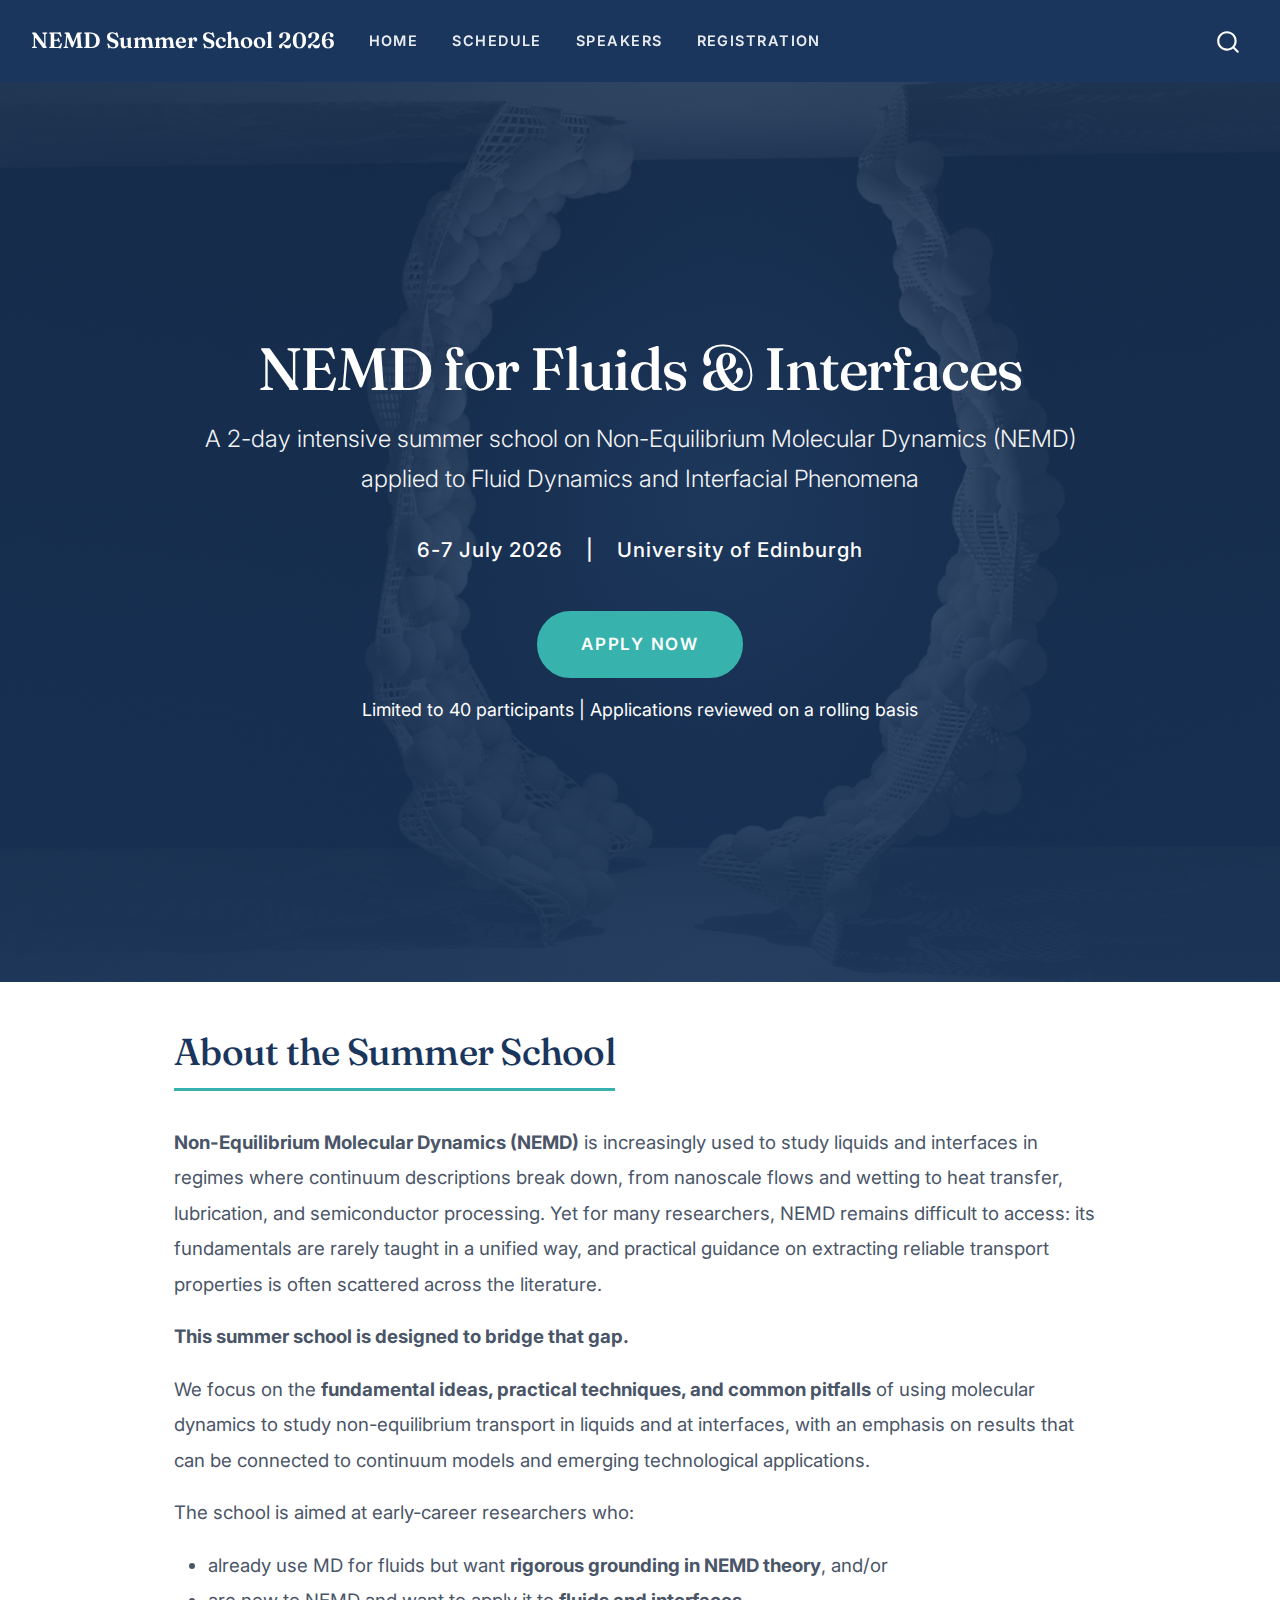
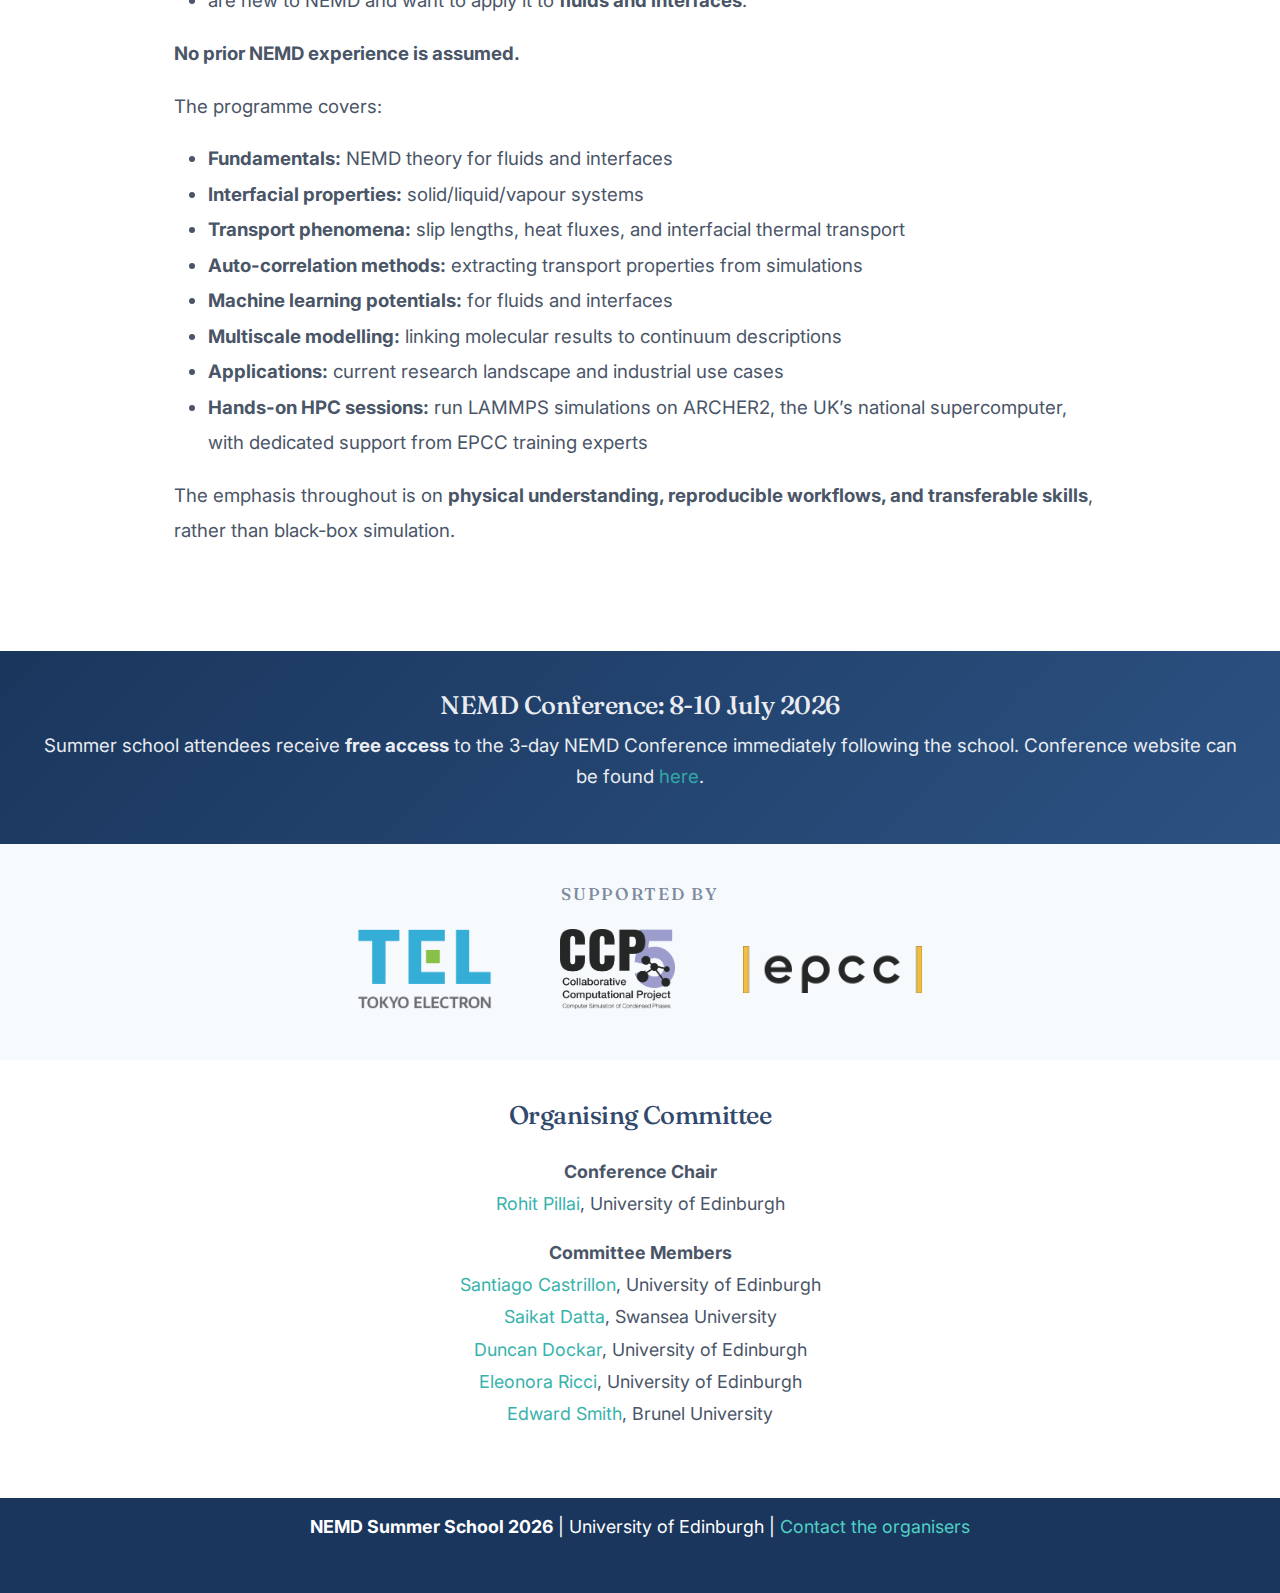
<file: index.html>
<!DOCTYPE html>
<html xmlns="http://www.w3.org/1999/xhtml" lang="en" xml:lang="en"><head>

<meta charset="utf-8">
<meta name="generator" content="quarto-1.8.27">

<meta name="viewport" content="width=device-width, initial-scale=1.0, user-scalable=yes">


<title>NEMD Summer School 2026</title>
<style>
code{white-space: pre-wrap;}
span.smallcaps{font-variant: small-caps;}
div.columns{display: flex; gap: min(4vw, 1.5em);}
div.column{flex: auto; overflow-x: auto;}
div.hanging-indent{margin-left: 1.5em; text-indent: -1.5em;}
ul.task-list{list-style: none;}
ul.task-list li input[type="checkbox"] {
  width: 0.8em;
  margin: 0 0.8em 0.2em -1em; /* quarto-specific, see https://github.com/quarto-dev/quarto-cli/issues/4556 */ 
  vertical-align: middle;
}
</style>


<script src="site_libs/quarto-nav/quarto-nav.js"></script>
<script src="site_libs/quarto-nav/headroom.min.js"></script>
<script src="site_libs/clipboard/clipboard.min.js"></script>
<script src="site_libs/quarto-search/autocomplete.umd.js"></script>
<script src="site_libs/quarto-search/fuse.min.js"></script>
<script src="site_libs/quarto-search/quarto-search.js"></script>
<meta name="quarto:offset" content="./">
<link href="./images/favicon.png" rel="icon" type="image/png">
<script src="site_libs/quarto-html/quarto.js" type="module"></script>
<script src="site_libs/quarto-html/tabsets/tabsets.js" type="module"></script>
<script src="site_libs/quarto-html/axe/axe-check.js" type="module"></script>
<script src="site_libs/quarto-html/popper.min.js"></script>
<script src="site_libs/quarto-html/tippy.umd.min.js"></script>
<script src="site_libs/quarto-html/anchor.min.js"></script>
<link href="site_libs/quarto-html/tippy.css" rel="stylesheet">
<link href="site_libs/quarto-html/quarto-syntax-highlighting-ed96de9b727972fe78a7b5d16c58bf87.css" rel="stylesheet" id="quarto-text-highlighting-styles">
<script src="site_libs/bootstrap/bootstrap.min.js"></script>
<link href="site_libs/bootstrap/bootstrap-icons.css" rel="stylesheet">
<link href="site_libs/bootstrap/bootstrap-55ee69605aa1f1590656c1c2ca7f8fe1.min.css" rel="stylesheet" append-hash="true" id="quarto-bootstrap" data-mode="light">
<script id="quarto-search-options" type="application/json">{
  "location": "navbar",
  "copy-button": false,
  "collapse-after": 3,
  "panel-placement": "end",
  "type": "overlay",
  "limit": 50,
  "keyboard-shortcut": [
    "f",
    "/",
    "s"
  ],
  "show-item-context": false,
  "language": {
    "search-no-results-text": "No results",
    "search-matching-documents-text": "matching documents",
    "search-copy-link-title": "Copy link to search",
    "search-hide-matches-text": "Hide additional matches",
    "search-more-match-text": "more match in this document",
    "search-more-matches-text": "more matches in this document",
    "search-clear-button-title": "Clear",
    "search-text-placeholder": "",
    "search-detached-cancel-button-title": "Cancel",
    "search-submit-button-title": "Submit",
    "search-label": "Search"
  }
}</script>
<link rel="preconnect" href="https://fonts.googleapis.com">
<link rel="preconnect" href="https://fonts.gstatic.com" crossorigin="">
<link href="https://fonts.googleapis.com/css2?family=Fraunces:opsz,wght@9..144,300;9..144,400;9..144,500;9..144,600;9..144,700&amp;family=Inter:wght@300;400;500;600;700&amp;display=swap" rel="stylesheet">


<link rel="stylesheet" href="styles.css">
</head>

<body class="nav-fixed fullcontent quarto-light">

<div id="quarto-search-results"></div>
  <header id="quarto-header" class="headroom fixed-top">
    <nav class="navbar navbar-expand-lg " data-bs-theme="dark">
      <div class="navbar-container container-fluid">
      <div class="navbar-brand-container mx-auto">
    <a class="navbar-brand" href="./index.html">
    <span class="navbar-title">NEMD Summer School 2026</span>
    </a>
  </div>
            <div id="quarto-search" class="" title="Search"></div>
          <button class="navbar-toggler" type="button" data-bs-toggle="collapse" data-bs-target="#navbarCollapse" aria-controls="navbarCollapse" role="menu" aria-expanded="false" aria-label="Toggle navigation" onclick="if (window.quartoToggleHeadroom) { window.quartoToggleHeadroom(); }">
  <span class="navbar-toggler-icon"></span>
</button>
          <div class="collapse navbar-collapse" id="navbarCollapse">
            <ul class="navbar-nav navbar-nav-scroll me-auto">
  <li class="nav-item">
    <a class="nav-link active" href="./index.html" aria-current="page"> 
<span class="menu-text">Home</span></a>
  </li>  
  <li class="nav-item">
    <a class="nav-link" href="./schedule.html"> 
<span class="menu-text">Schedule</span></a>
  </li>  
  <li class="nav-item">
    <a class="nav-link" href="./speakers.html"> 
<span class="menu-text">Speakers</span></a>
  </li>  
  <li class="nav-item">
    <a class="nav-link" href="./registration.html"> 
<span class="menu-text">Registration</span></a>
  </li>  
</ul>
          </div> <!-- /navcollapse -->
            <div class="quarto-navbar-tools">
</div>
      </div> <!-- /container-fluid -->
    </nav>
</header>
<!-- content -->
<div id="quarto-content" class="quarto-container page-layout-custom page-navbar">
<!-- sidebar -->
<!-- margin-sidebar -->
<!-- main -->




<div class="hero">
<section id="nemd-for-fluids-interfaces" class="level1 hero-content">
<h1>NEMD for Fluids &amp; Interfaces</h1>
<div class="subtitle">
<p>A 2-day intensive summer school on Non-Equilibrium Molecular Dynamics (NEMD) applied to Fluid Dynamics and Interfacial Phenomena</p>
</div>
<div class="event-details">
<p><span>6-7 July 2026</span> | <span>University of Edinburgh</span></p>
</div>
<p><a href="https://forms.cloud.microsoft/e/8USEaip43H" class="btn-register">Apply Now</a></p>
<p>Limited to 40 participants | Applications reviewed on a rolling basis</p>
</section>
</div>
<section id="about-the-summer-school" class="level2 content-section">
<h2 data-anchor-id="about-the-summer-school">About the Summer School</h2>
<p><strong>Non-Equilibrium Molecular Dynamics (NEMD)</strong> is increasingly used to study liquids and interfaces in regimes where continuum descriptions break down, from nanoscale flows and wetting to heat transfer, lubrication, and semiconductor processing. Yet for many researchers, NEMD remains difficult to access: its fundamentals are rarely taught in a unified way, and practical guidance on extracting reliable transport properties is often scattered across the literature.</p>
<p><strong>This summer school is designed to bridge that gap.</strong></p>
<p>We focus on the <strong>fundamental ideas, practical techniques, and common pitfalls</strong> of using molecular dynamics to study non-equilibrium transport in liquids and at interfaces, with an emphasis on results that can be connected to continuum models and emerging technological applications.</p>
<p>The school is aimed at early-career researchers who:</p>
<ul>
<li>already use MD for fluids but want <strong>rigorous grounding in NEMD theory</strong>, and/or</li>
<li>are new to NEMD and want to apply it to <strong>fluids and interfaces</strong>.</li>
</ul>
<p><strong>No prior NEMD experience is assumed.</strong></p>
<p>The programme covers:</p>
<ul>
<li><strong>Fundamentals:</strong> NEMD theory for fluids and interfaces</li>
<li><strong>Interfacial properties:</strong> solid/liquid/vapour systems</li>
<li><strong>Transport phenomena:</strong> slip lengths, heat fluxes, and interfacial thermal transport</li>
<li><strong>Auto-correlation methods:</strong> extracting transport properties from simulations</li>
<li><strong>Machine learning potentials:</strong> for fluids and interfaces</li>
<li><strong>Multiscale modelling:</strong> linking molecular results to continuum descriptions</li>
<li><strong>Applications:</strong> current research landscape and industrial use cases</li>
<li><strong>Hands-on HPC sessions:</strong> run LAMMPS simulations on ARCHER2, the UK’s national supercomputer, with dedicated support from EPCC training experts</li>
</ul>
<p>The emphasis throughout is on <strong>physical understanding, reproducible workflows, and transferable skills</strong>, rather than black-box simulation.</p>
</section>
<section id="nemd-conference-8-10-july-2026" class="level3 conference-banner">
<h3 data-anchor-id="nemd-conference-8-10-july-2026">NEMD Conference: 8-10 July 2026</h3>
<p>Summer school attendees receive <strong>free access</strong> to the 3-day NEMD Conference immediately following the school. Conference website can be found <a href="https://eng.ed.ac.uk/nemd2026">here</a>.</p>
</section>
<section id="supported-by" class="level3 sponsors">
<h3 data-anchor-id="supported-by">Supported by</h3>
<div class="sponsor-logos">
<p><a href="https://www.tel.com/"><img src="images/tel-logo.png" class="sponsor-logo" alt="Tokyo Electron"></a> <a href="https://www.ccp5.ac.uk/"><img src="images/ccp5-logo.png" class="sponsor-logo" alt="CCP5"></a> <a href="https://www.epcc.ed.ac.uk/"><img src="images/epcc-logo.png" class="sponsor-logo" alt="EPCC"></a></p>
</div>
</section>
<section id="organising-committee" class="level3 organisers">
<h3 data-anchor-id="organising-committee">Organising Committee</h3>
<p><strong>Conference Chair</strong><br> <a href="https://eng.ed.ac.uk/about/people/dr-rohit-pillai">Rohit Pillai</a>, University of Edinburgh</p>
<p><strong>Committee Members</strong><br> <a href="https://eng.ed.ac.uk/about/people/dr-santiago-romero-vargas-castrillon">Santiago Castrillon</a>, University of Edinburgh<br> <a href="https://www.swansea.ac.uk/staff/saikat.datta/">Saikat Datta</a>, Swansea University<br> <a href="https://eng.ed.ac.uk/about/people/mr-duncan-alexander-dockar">Duncan Dockar</a>, University of Edinburgh<br> <a href="https://eng.ed.ac.uk/about/people/dr-eleonora-ricci">Eleonora Ricci</a>, University of Edinburgh<br> <a href="https://www.brunel.ac.uk/people/edward-smith">Edward Smith</a>, Brunel University</p>
</section>
<div class="footer">
<p><strong>NEMD Summer School 2026</strong> | University of Edinburgh | <a href="mailto:nemd2026@ed.ac.uk">Contact the organisers</a></p>
</div>




<script id="quarto-html-after-body" type="application/javascript">
  window.document.addEventListener("DOMContentLoaded", function (event) {
    const icon = "";
    const anchorJS = new window.AnchorJS();
    anchorJS.options = {
      placement: 'right',
      icon: icon
    };
    anchorJS.add('.anchored');
    const isCodeAnnotation = (el) => {
      for (const clz of el.classList) {
        if (clz.startsWith('code-annotation-')) {                     
          return true;
        }
      }
      return false;
    }
    const onCopySuccess = function(e) {
      // button target
      const button = e.trigger;
      // don't keep focus
      button.blur();
      // flash "checked"
      button.classList.add('code-copy-button-checked');
      var currentTitle = button.getAttribute("title");
      button.setAttribute("title", "Copied!");
      let tooltip;
      if (window.bootstrap) {
        button.setAttribute("data-bs-toggle", "tooltip");
        button.setAttribute("data-bs-placement", "left");
        button.setAttribute("data-bs-title", "Copied!");
        tooltip = new bootstrap.Tooltip(button, 
          { trigger: "manual", 
            customClass: "code-copy-button-tooltip",
            offset: [0, -8]});
        tooltip.show();    
      }
      setTimeout(function() {
        if (tooltip) {
          tooltip.hide();
          button.removeAttribute("data-bs-title");
          button.removeAttribute("data-bs-toggle");
          button.removeAttribute("data-bs-placement");
        }
        button.setAttribute("title", currentTitle);
        button.classList.remove('code-copy-button-checked');
      }, 1000);
      // clear code selection
      e.clearSelection();
    }
    const getTextToCopy = function(trigger) {
      const outerScaffold = trigger.parentElement.cloneNode(true);
      const codeEl = outerScaffold.querySelector('code');
      for (const childEl of codeEl.children) {
        if (isCodeAnnotation(childEl)) {
          childEl.remove();
        }
      }
      return codeEl.innerText;
    }
    const clipboard = new window.ClipboardJS('.code-copy-button:not([data-in-quarto-modal])', {
      text: getTextToCopy
    });
    clipboard.on('success', onCopySuccess);
    if (window.document.getElementById('quarto-embedded-source-code-modal')) {
      const clipboardModal = new window.ClipboardJS('.code-copy-button[data-in-quarto-modal]', {
        text: getTextToCopy,
        container: window.document.getElementById('quarto-embedded-source-code-modal')
      });
      clipboardModal.on('success', onCopySuccess);
    }
      var localhostRegex = new RegExp(/^(?:http|https):\/\/localhost\:?[0-9]*\//);
      var mailtoRegex = new RegExp(/^mailto:/);
        var filterRegex = new RegExp("https:\/\/RohitWPillai\.github\.io\/nemd-summer-school-2026");
      var isInternal = (href) => {
          return filterRegex.test(href) || localhostRegex.test(href) || mailtoRegex.test(href);
      }
      // Inspect non-navigation links and adorn them if external
     var links = window.document.querySelectorAll('a[href]:not(.nav-link):not(.navbar-brand):not(.toc-action):not(.sidebar-link):not(.sidebar-item-toggle):not(.pagination-link):not(.no-external):not([aria-hidden]):not(.dropdown-item):not(.quarto-navigation-tool):not(.about-link)');
      for (var i=0; i<links.length; i++) {
        const link = links[i];
        if (!isInternal(link.href)) {
          // undo the damage that might have been done by quarto-nav.js in the case of
          // links that we want to consider external
          if (link.dataset.originalHref !== undefined) {
            link.href = link.dataset.originalHref;
          }
        }
      }
    function tippyHover(el, contentFn, onTriggerFn, onUntriggerFn) {
      const config = {
        allowHTML: true,
        maxWidth: 500,
        delay: 100,
        arrow: false,
        appendTo: function(el) {
            return el.parentElement;
        },
        interactive: true,
        interactiveBorder: 10,
        theme: 'quarto',
        placement: 'bottom-start',
      };
      if (contentFn) {
        config.content = contentFn;
      }
      if (onTriggerFn) {
        config.onTrigger = onTriggerFn;
      }
      if (onUntriggerFn) {
        config.onUntrigger = onUntriggerFn;
      }
      window.tippy(el, config); 
    }
    const noterefs = window.document.querySelectorAll('a[role="doc-noteref"]');
    for (var i=0; i<noterefs.length; i++) {
      const ref = noterefs[i];
      tippyHover(ref, function() {
        // use id or data attribute instead here
        let href = ref.getAttribute('data-footnote-href') || ref.getAttribute('href');
        try { href = new URL(href).hash; } catch {}
        const id = href.replace(/^#\/?/, "");
        const note = window.document.getElementById(id);
        if (note) {
          return note.innerHTML;
        } else {
          return "";
        }
      });
    }
    const xrefs = window.document.querySelectorAll('a.quarto-xref');
    const processXRef = (id, note) => {
      // Strip column container classes
      const stripColumnClz = (el) => {
        el.classList.remove("page-full", "page-columns");
        if (el.children) {
          for (const child of el.children) {
            stripColumnClz(child);
          }
        }
      }
      stripColumnClz(note)
      if (id === null || id.startsWith('sec-')) {
        // Special case sections, only their first couple elements
        const container = document.createElement("div");
        if (note.children && note.children.length > 2) {
          container.appendChild(note.children[0].cloneNode(true));
          for (let i = 1; i < note.children.length; i++) {
            const child = note.children[i];
            if (child.tagName === "P" && child.innerText === "") {
              continue;
            } else {
              container.appendChild(child.cloneNode(true));
              break;
            }
          }
          if (window.Quarto?.typesetMath) {
            window.Quarto.typesetMath(container);
          }
          return container.innerHTML
        } else {
          if (window.Quarto?.typesetMath) {
            window.Quarto.typesetMath(note);
          }
          return note.innerHTML;
        }
      } else {
        // Remove any anchor links if they are present
        const anchorLink = note.querySelector('a.anchorjs-link');
        if (anchorLink) {
          anchorLink.remove();
        }
        if (window.Quarto?.typesetMath) {
          window.Quarto.typesetMath(note);
        }
        if (note.classList.contains("callout")) {
          return note.outerHTML;
        } else {
          return note.innerHTML;
        }
      }
    }
    for (var i=0; i<xrefs.length; i++) {
      const xref = xrefs[i];
      tippyHover(xref, undefined, function(instance) {
        instance.disable();
        let url = xref.getAttribute('href');
        let hash = undefined; 
        if (url.startsWith('#')) {
          hash = url;
        } else {
          try { hash = new URL(url).hash; } catch {}
        }
        if (hash) {
          const id = hash.replace(/^#\/?/, "");
          const note = window.document.getElementById(id);
          if (note !== null) {
            try {
              const html = processXRef(id, note.cloneNode(true));
              instance.setContent(html);
            } finally {
              instance.enable();
              instance.show();
            }
          } else {
            // See if we can fetch this
            fetch(url.split('#')[0])
            .then(res => res.text())
            .then(html => {
              const parser = new DOMParser();
              const htmlDoc = parser.parseFromString(html, "text/html");
              const note = htmlDoc.getElementById(id);
              if (note !== null) {
                const html = processXRef(id, note);
                instance.setContent(html);
              } 
            }).finally(() => {
              instance.enable();
              instance.show();
            });
          }
        } else {
          // See if we can fetch a full url (with no hash to target)
          // This is a special case and we should probably do some content thinning / targeting
          fetch(url)
          .then(res => res.text())
          .then(html => {
            const parser = new DOMParser();
            const htmlDoc = parser.parseFromString(html, "text/html");
            const note = htmlDoc.querySelector('main.content');
            if (note !== null) {
              // This should only happen for chapter cross references
              // (since there is no id in the URL)
              // remove the first header
              if (note.children.length > 0 && note.children[0].tagName === "HEADER") {
                note.children[0].remove();
              }
              const html = processXRef(null, note);
              instance.setContent(html);
            } 
          }).finally(() => {
            instance.enable();
            instance.show();
          });
        }
      }, function(instance) {
      });
    }
        let selectedAnnoteEl;
        const selectorForAnnotation = ( cell, annotation) => {
          let cellAttr = 'data-code-cell="' + cell + '"';
          let lineAttr = 'data-code-annotation="' +  annotation + '"';
          const selector = 'span[' + cellAttr + '][' + lineAttr + ']';
          return selector;
        }
        const selectCodeLines = (annoteEl) => {
          const doc = window.document;
          const targetCell = annoteEl.getAttribute("data-target-cell");
          const targetAnnotation = annoteEl.getAttribute("data-target-annotation");
          const annoteSpan = window.document.querySelector(selectorForAnnotation(targetCell, targetAnnotation));
          const lines = annoteSpan.getAttribute("data-code-lines").split(",");
          const lineIds = lines.map((line) => {
            return targetCell + "-" + line;
          })
          let top = null;
          let height = null;
          let parent = null;
          if (lineIds.length > 0) {
              //compute the position of the single el (top and bottom and make a div)
              const el = window.document.getElementById(lineIds[0]);
              top = el.offsetTop;
              height = el.offsetHeight;
              parent = el.parentElement.parentElement;
            if (lineIds.length > 1) {
              const lastEl = window.document.getElementById(lineIds[lineIds.length - 1]);
              const bottom = lastEl.offsetTop + lastEl.offsetHeight;
              height = bottom - top;
            }
            if (top !== null && height !== null && parent !== null) {
              // cook up a div (if necessary) and position it 
              let div = window.document.getElementById("code-annotation-line-highlight");
              if (div === null) {
                div = window.document.createElement("div");
                div.setAttribute("id", "code-annotation-line-highlight");
                div.style.position = 'absolute';
                parent.appendChild(div);
              }
              div.style.top = top - 2 + "px";
              div.style.height = height + 4 + "px";
              div.style.left = 0;
              let gutterDiv = window.document.getElementById("code-annotation-line-highlight-gutter");
              if (gutterDiv === null) {
                gutterDiv = window.document.createElement("div");
                gutterDiv.setAttribute("id", "code-annotation-line-highlight-gutter");
                gutterDiv.style.position = 'absolute';
                const codeCell = window.document.getElementById(targetCell);
                const gutter = codeCell.querySelector('.code-annotation-gutter');
                gutter.appendChild(gutterDiv);
              }
              gutterDiv.style.top = top - 2 + "px";
              gutterDiv.style.height = height + 4 + "px";
            }
            selectedAnnoteEl = annoteEl;
          }
        };
        const unselectCodeLines = () => {
          const elementsIds = ["code-annotation-line-highlight", "code-annotation-line-highlight-gutter"];
          elementsIds.forEach((elId) => {
            const div = window.document.getElementById(elId);
            if (div) {
              div.remove();
            }
          });
          selectedAnnoteEl = undefined;
        };
          // Handle positioning of the toggle
      window.addEventListener(
        "resize",
        throttle(() => {
          elRect = undefined;
          if (selectedAnnoteEl) {
            selectCodeLines(selectedAnnoteEl);
          }
        }, 10)
      );
      function throttle(fn, ms) {
      let throttle = false;
      let timer;
        return (...args) => {
          if(!throttle) { // first call gets through
              fn.apply(this, args);
              throttle = true;
          } else { // all the others get throttled
              if(timer) clearTimeout(timer); // cancel #2
              timer = setTimeout(() => {
                fn.apply(this, args);
                timer = throttle = false;
              }, ms);
          }
        };
      }
        // Attach click handler to the DT
        const annoteDls = window.document.querySelectorAll('dt[data-target-cell]');
        for (const annoteDlNode of annoteDls) {
          annoteDlNode.addEventListener('click', (event) => {
            const clickedEl = event.target;
            if (clickedEl !== selectedAnnoteEl) {
              unselectCodeLines();
              const activeEl = window.document.querySelector('dt[data-target-cell].code-annotation-active');
              if (activeEl) {
                activeEl.classList.remove('code-annotation-active');
              }
              selectCodeLines(clickedEl);
              clickedEl.classList.add('code-annotation-active');
            } else {
              // Unselect the line
              unselectCodeLines();
              clickedEl.classList.remove('code-annotation-active');
            }
          });
        }
    const findCites = (el) => {
      const parentEl = el.parentElement;
      if (parentEl) {
        const cites = parentEl.dataset.cites;
        if (cites) {
          return {
            el,
            cites: cites.split(' ')
          };
        } else {
          return findCites(el.parentElement)
        }
      } else {
        return undefined;
      }
    };
    var bibliorefs = window.document.querySelectorAll('a[role="doc-biblioref"]');
    for (var i=0; i<bibliorefs.length; i++) {
      const ref = bibliorefs[i];
      const citeInfo = findCites(ref);
      if (citeInfo) {
        tippyHover(citeInfo.el, function() {
          var popup = window.document.createElement('div');
          citeInfo.cites.forEach(function(cite) {
            var citeDiv = window.document.createElement('div');
            citeDiv.classList.add('hanging-indent');
            citeDiv.classList.add('csl-entry');
            var biblioDiv = window.document.getElementById('ref-' + cite);
            if (biblioDiv) {
              citeDiv.innerHTML = biblioDiv.innerHTML;
            }
            popup.appendChild(citeDiv);
          });
          return popup.innerHTML;
        });
      }
    }
  });
  </script>
</div> <!-- /content -->




</body></html>
</file>
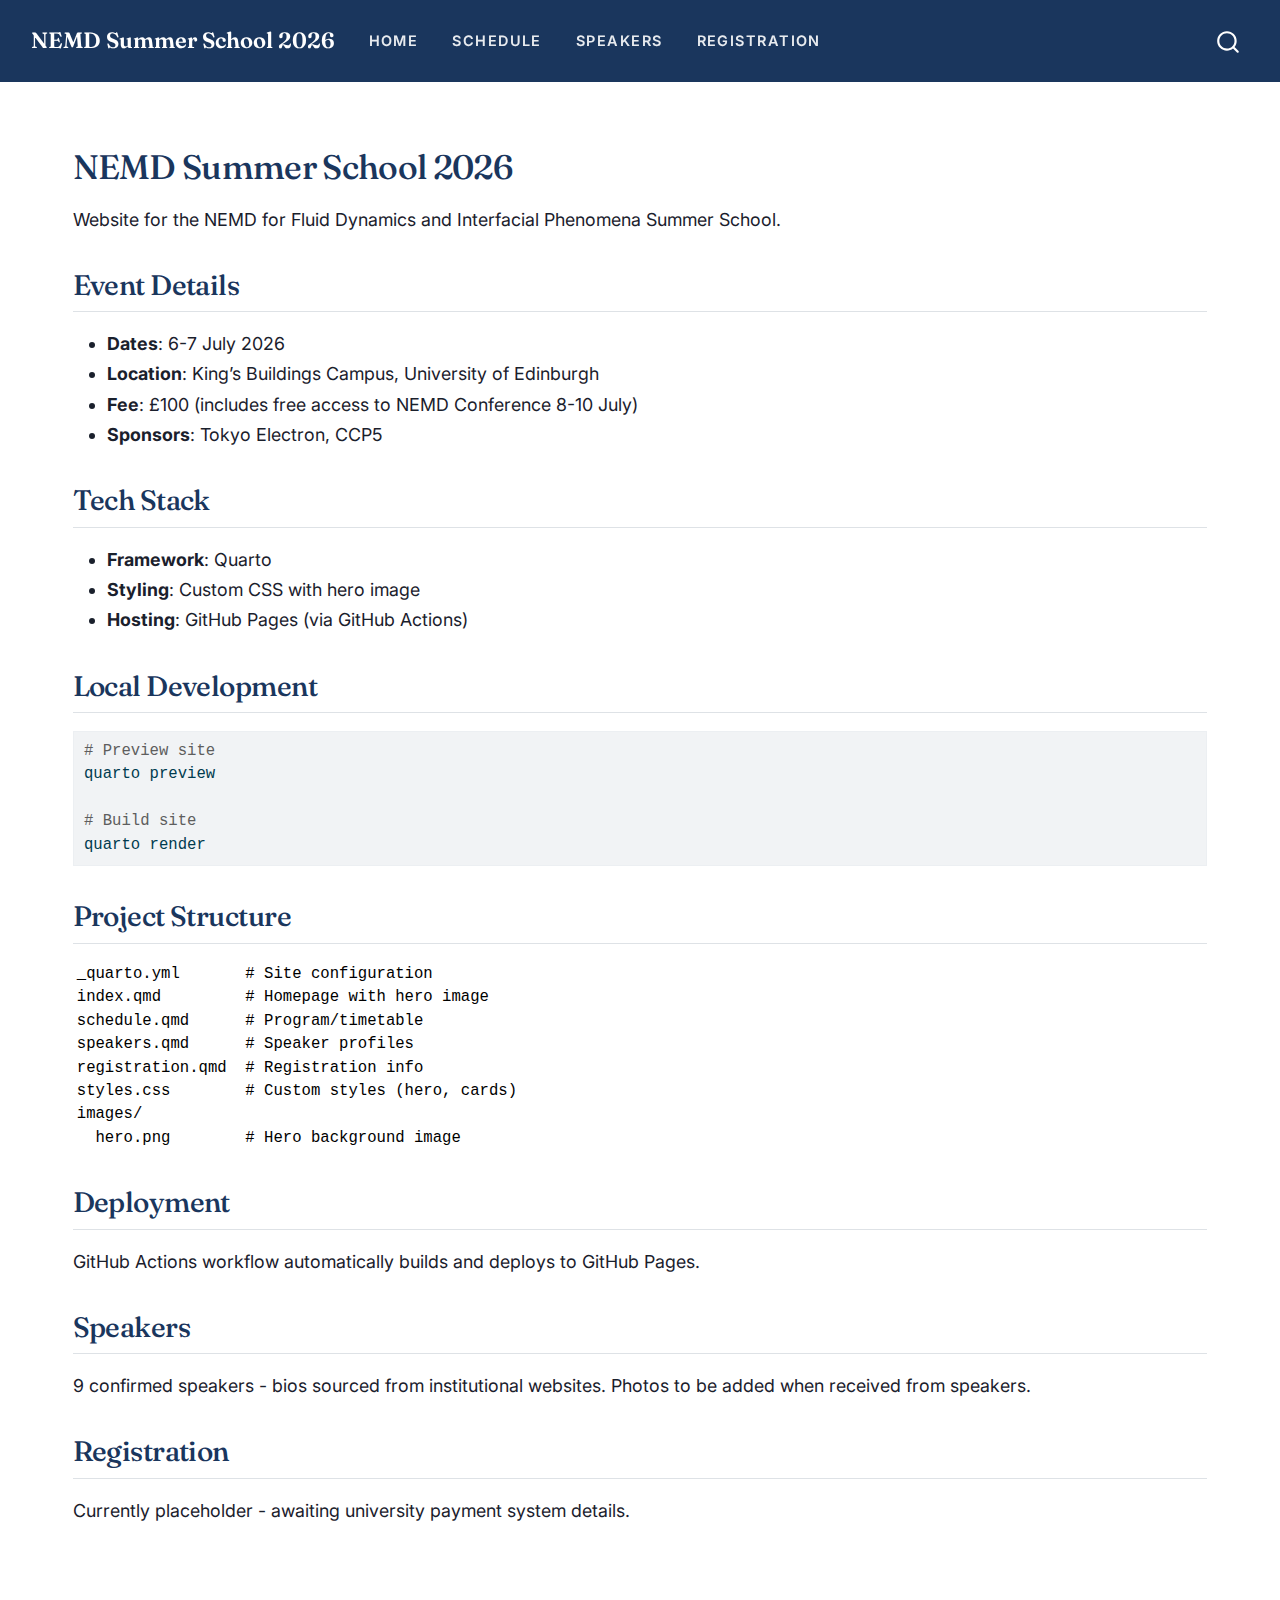
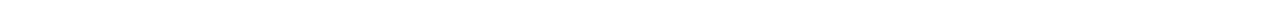
<file: CLAUDE.html>
<!DOCTYPE html>
<html xmlns="http://www.w3.org/1999/xhtml" lang="en" xml:lang="en"><head>

<meta charset="utf-8">
<meta name="generator" content="quarto-1.8.26">

<meta name="viewport" content="width=device-width, initial-scale=1.0, user-scalable=yes">


<title>claude – NEMD Summer School 2026</title>
<style>
code{white-space: pre-wrap;}
span.smallcaps{font-variant: small-caps;}
div.columns{display: flex; gap: min(4vw, 1.5em);}
div.column{flex: auto; overflow-x: auto;}
div.hanging-indent{margin-left: 1.5em; text-indent: -1.5em;}
ul.task-list{list-style: none;}
ul.task-list li input[type="checkbox"] {
  width: 0.8em;
  margin: 0 0.8em 0.2em -1em; /* quarto-specific, see https://github.com/quarto-dev/quarto-cli/issues/4556 */ 
  vertical-align: middle;
}
/* CSS for syntax highlighting */
html { -webkit-text-size-adjust: 100%; }
pre > code.sourceCode { white-space: pre; position: relative; }
pre > code.sourceCode > span { display: inline-block; line-height: 1.25; }
pre > code.sourceCode > span:empty { height: 1.2em; }
.sourceCode { overflow: visible; }
code.sourceCode > span { color: inherit; text-decoration: inherit; }
div.sourceCode { margin: 1em 0; }
pre.sourceCode { margin: 0; }
@media screen {
div.sourceCode { overflow: auto; }
}
@media print {
pre > code.sourceCode { white-space: pre-wrap; }
pre > code.sourceCode > span { text-indent: -5em; padding-left: 5em; }
}
pre.numberSource code
  { counter-reset: source-line 0; }
pre.numberSource code > span
  { position: relative; left: -4em; counter-increment: source-line; }
pre.numberSource code > span > a:first-child::before
  { content: counter(source-line);
    position: relative; left: -1em; text-align: right; vertical-align: baseline;
    border: none; display: inline-block;
    -webkit-touch-callout: none; -webkit-user-select: none;
    -khtml-user-select: none; -moz-user-select: none;
    -ms-user-select: none; user-select: none;
    padding: 0 4px; width: 4em;
  }
pre.numberSource { margin-left: 3em;  padding-left: 4px; }
div.sourceCode
  {   }
@media screen {
pre > code.sourceCode > span > a:first-child::before { text-decoration: underline; }
}
</style>


<script src="site_libs/quarto-nav/quarto-nav.js"></script>
<script src="site_libs/quarto-nav/headroom.min.js"></script>
<script src="site_libs/clipboard/clipboard.min.js"></script>
<script src="site_libs/quarto-search/autocomplete.umd.js"></script>
<script src="site_libs/quarto-search/fuse.min.js"></script>
<script src="site_libs/quarto-search/quarto-search.js"></script>
<meta name="quarto:offset" content="./">
<link href="./images/favicon.png" rel="icon" type="image/png">
<script src="site_libs/quarto-html/quarto.js" type="module"></script>
<script src="site_libs/quarto-html/tabsets/tabsets.js" type="module"></script>
<script src="site_libs/quarto-html/axe/axe-check.js" type="module"></script>
<script src="site_libs/quarto-html/popper.min.js"></script>
<script src="site_libs/quarto-html/tippy.umd.min.js"></script>
<script src="site_libs/quarto-html/anchor.min.js"></script>
<link href="site_libs/quarto-html/tippy.css" rel="stylesheet">
<link href="site_libs/quarto-html/quarto-syntax-highlighting-587c61ba64f3a5504c4d52d930310e48.css" rel="stylesheet" id="quarto-text-highlighting-styles">
<script src="site_libs/bootstrap/bootstrap.min.js"></script>
<link href="site_libs/bootstrap/bootstrap-icons.css" rel="stylesheet">
<link href="site_libs/bootstrap/bootstrap-55ee69605aa1f1590656c1c2ca7f8fe1.min.css" rel="stylesheet" append-hash="true" id="quarto-bootstrap" data-mode="light">
<script id="quarto-search-options" type="application/json">{
  "location": "navbar",
  "copy-button": false,
  "collapse-after": 3,
  "panel-placement": "end",
  "type": "overlay",
  "limit": 50,
  "keyboard-shortcut": [
    "f",
    "/",
    "s"
  ],
  "show-item-context": false,
  "language": {
    "search-no-results-text": "No results",
    "search-matching-documents-text": "matching documents",
    "search-copy-link-title": "Copy link to search",
    "search-hide-matches-text": "Hide additional matches",
    "search-more-match-text": "more match in this document",
    "search-more-matches-text": "more matches in this document",
    "search-clear-button-title": "Clear",
    "search-text-placeholder": "",
    "search-detached-cancel-button-title": "Cancel",
    "search-submit-button-title": "Submit",
    "search-label": "Search"
  }
}</script>
<link rel="preconnect" href="https://fonts.googleapis.com">
<link rel="preconnect" href="https://fonts.gstatic.com" crossorigin="">
<link href="https://fonts.googleapis.com/css2?family=Fraunces:opsz,wght@9..144,300;9..144,400;9..144,500;9..144,600;9..144,700&amp;family=Inter:wght@300;400;500;600;700&amp;display=swap" rel="stylesheet">


<link rel="stylesheet" href="styles.css">
</head>

<body class="nav-fixed quarto-light">

<div id="quarto-search-results"></div>
  <header id="quarto-header" class="headroom fixed-top">
    <nav class="navbar navbar-expand-lg " data-bs-theme="dark">
      <div class="navbar-container container-fluid">
      <div class="navbar-brand-container mx-auto">
    <a class="navbar-brand" href="./index.html">
    <span class="navbar-title">NEMD Summer School 2026</span>
    </a>
  </div>
            <div id="quarto-search" class="" title="Search"></div>
          <button class="navbar-toggler" type="button" data-bs-toggle="collapse" data-bs-target="#navbarCollapse" aria-controls="navbarCollapse" role="menu" aria-expanded="false" aria-label="Toggle navigation" onclick="if (window.quartoToggleHeadroom) { window.quartoToggleHeadroom(); }">
  <span class="navbar-toggler-icon"></span>
</button>
          <div class="collapse navbar-collapse" id="navbarCollapse">
            <ul class="navbar-nav navbar-nav-scroll me-auto">
  <li class="nav-item">
    <a class="nav-link" href="./index.html"> 
<span class="menu-text">Home</span></a>
  </li>  
  <li class="nav-item">
    <a class="nav-link" href="./schedule.html"> 
<span class="menu-text">Schedule</span></a>
  </li>  
  <li class="nav-item">
    <a class="nav-link" href="./speakers.html"> 
<span class="menu-text">Speakers</span></a>
  </li>  
  <li class="nav-item">
    <a class="nav-link" href="./registration.html"> 
<span class="menu-text">Registration</span></a>
  </li>  
</ul>
          </div> <!-- /navcollapse -->
            <div class="quarto-navbar-tools">
</div>
      </div> <!-- /container-fluid -->
    </nav>
</header>
<!-- content -->
<div id="quarto-content" class="quarto-container page-columns page-rows-contents page-layout-full page-navbar">
<!-- sidebar -->
<!-- margin-sidebar -->
    
<!-- main -->
<main class="content column-page" id="quarto-document-content"><header id="title-block-header" class="quarto-title-block"></header>




<section id="nemd-summer-school-2026" class="level1">
<h1>NEMD Summer School 2026</h1>
<p>Website for the NEMD for Fluid Dynamics and Interfacial Phenomena Summer School.</p>
<section id="event-details" class="level2">
<h2 class="anchored" data-anchor-id="event-details">Event Details</h2>
<ul>
<li><strong>Dates</strong>: 6-7 July 2026</li>
<li><strong>Location</strong>: King’s Buildings Campus, University of Edinburgh</li>
<li><strong>Fee</strong>: £100 (includes free access to NEMD Conference 8-10 July)</li>
<li><strong>Sponsors</strong>: Tokyo Electron, CCP5</li>
</ul>
</section>
<section id="tech-stack" class="level2">
<h2 class="anchored" data-anchor-id="tech-stack">Tech Stack</h2>
<ul>
<li><strong>Framework</strong>: Quarto</li>
<li><strong>Styling</strong>: Custom CSS with hero image</li>
<li><strong>Hosting</strong>: GitHub Pages (via GitHub Actions)</li>
</ul>
</section>
<section id="local-development" class="level2">
<h2 class="anchored" data-anchor-id="local-development">Local Development</h2>
<div class="code-copy-outer-scaffold"><div class="sourceCode" id="cb1"><pre class="sourceCode bash code-with-copy"><code class="sourceCode bash"><span id="cb1-1"><a href="#cb1-1" aria-hidden="true" tabindex="-1"></a><span class="co"># Preview site</span></span>
<span id="cb1-2"><a href="#cb1-2" aria-hidden="true" tabindex="-1"></a><span class="ex">quarto</span> preview</span>
<span id="cb1-3"><a href="#cb1-3" aria-hidden="true" tabindex="-1"></a></span>
<span id="cb1-4"><a href="#cb1-4" aria-hidden="true" tabindex="-1"></a><span class="co"># Build site</span></span>
<span id="cb1-5"><a href="#cb1-5" aria-hidden="true" tabindex="-1"></a><span class="ex">quarto</span> render</span></code></pre></div><button title="Copy to Clipboard" class="code-copy-button"><i class="bi"></i></button></div>
</section>
<section id="project-structure" class="level2">
<h2 class="anchored" data-anchor-id="project-structure">Project Structure</h2>
<pre><code>_quarto.yml       # Site configuration
index.qmd         # Homepage with hero image
schedule.qmd      # Program/timetable
speakers.qmd      # Speaker profiles
registration.qmd  # Registration info
styles.css        # Custom styles (hero, cards)
images/
  hero.png        # Hero background image</code></pre>
</section>
<section id="deployment" class="level2">
<h2 class="anchored" data-anchor-id="deployment">Deployment</h2>
<p>GitHub Actions workflow automatically builds and deploys to GitHub Pages.</p>
</section>
<section id="speakers" class="level2">
<h2 class="anchored" data-anchor-id="speakers">Speakers</h2>
<p>9 confirmed speakers - bios sourced from institutional websites. Photos to be added when received from speakers.</p>
</section>
<section id="registration" class="level2">
<h2 class="anchored" data-anchor-id="registration">Registration</h2>
<p>Currently placeholder - awaiting university payment system details.</p>


</section>
</section>

</main> <!-- /main -->
<script id="quarto-html-after-body" type="application/javascript">
  window.document.addEventListener("DOMContentLoaded", function (event) {
    const icon = "";
    const anchorJS = new window.AnchorJS();
    anchorJS.options = {
      placement: 'right',
      icon: icon
    };
    anchorJS.add('.anchored');
    const isCodeAnnotation = (el) => {
      for (const clz of el.classList) {
        if (clz.startsWith('code-annotation-')) {                     
          return true;
        }
      }
      return false;
    }
    const onCopySuccess = function(e) {
      // button target
      const button = e.trigger;
      // don't keep focus
      button.blur();
      // flash "checked"
      button.classList.add('code-copy-button-checked');
      var currentTitle = button.getAttribute("title");
      button.setAttribute("title", "Copied!");
      let tooltip;
      if (window.bootstrap) {
        button.setAttribute("data-bs-toggle", "tooltip");
        button.setAttribute("data-bs-placement", "left");
        button.setAttribute("data-bs-title", "Copied!");
        tooltip = new bootstrap.Tooltip(button, 
          { trigger: "manual", 
            customClass: "code-copy-button-tooltip",
            offset: [0, -8]});
        tooltip.show();    
      }
      setTimeout(function() {
        if (tooltip) {
          tooltip.hide();
          button.removeAttribute("data-bs-title");
          button.removeAttribute("data-bs-toggle");
          button.removeAttribute("data-bs-placement");
        }
        button.setAttribute("title", currentTitle);
        button.classList.remove('code-copy-button-checked');
      }, 1000);
      // clear code selection
      e.clearSelection();
    }
    const getTextToCopy = function(trigger) {
      const outerScaffold = trigger.parentElement.cloneNode(true);
      const codeEl = outerScaffold.querySelector('code');
      for (const childEl of codeEl.children) {
        if (isCodeAnnotation(childEl)) {
          childEl.remove();
        }
      }
      return codeEl.innerText;
    }
    const clipboard = new window.ClipboardJS('.code-copy-button:not([data-in-quarto-modal])', {
      text: getTextToCopy
    });
    clipboard.on('success', onCopySuccess);
    if (window.document.getElementById('quarto-embedded-source-code-modal')) {
      const clipboardModal = new window.ClipboardJS('.code-copy-button[data-in-quarto-modal]', {
        text: getTextToCopy,
        container: window.document.getElementById('quarto-embedded-source-code-modal')
      });
      clipboardModal.on('success', onCopySuccess);
    }
      var localhostRegex = new RegExp(/^(?:http|https):\/\/localhost\:?[0-9]*\//);
      var mailtoRegex = new RegExp(/^mailto:/);
        var filterRegex = new RegExp("https:\/\/RohitWPillai\.github\.io\/nemd-summer-school-2026");
      var isInternal = (href) => {
          return filterRegex.test(href) || localhostRegex.test(href) || mailtoRegex.test(href);
      }
      // Inspect non-navigation links and adorn them if external
     var links = window.document.querySelectorAll('a[href]:not(.nav-link):not(.navbar-brand):not(.toc-action):not(.sidebar-link):not(.sidebar-item-toggle):not(.pagination-link):not(.no-external):not([aria-hidden]):not(.dropdown-item):not(.quarto-navigation-tool):not(.about-link)');
      for (var i=0; i<links.length; i++) {
        const link = links[i];
        if (!isInternal(link.href)) {
          // undo the damage that might have been done by quarto-nav.js in the case of
          // links that we want to consider external
          if (link.dataset.originalHref !== undefined) {
            link.href = link.dataset.originalHref;
          }
        }
      }
    function tippyHover(el, contentFn, onTriggerFn, onUntriggerFn) {
      const config = {
        allowHTML: true,
        maxWidth: 500,
        delay: 100,
        arrow: false,
        appendTo: function(el) {
            return el.parentElement;
        },
        interactive: true,
        interactiveBorder: 10,
        theme: 'quarto',
        placement: 'bottom-start',
      };
      if (contentFn) {
        config.content = contentFn;
      }
      if (onTriggerFn) {
        config.onTrigger = onTriggerFn;
      }
      if (onUntriggerFn) {
        config.onUntrigger = onUntriggerFn;
      }
      window.tippy(el, config); 
    }
    const noterefs = window.document.querySelectorAll('a[role="doc-noteref"]');
    for (var i=0; i<noterefs.length; i++) {
      const ref = noterefs[i];
      tippyHover(ref, function() {
        // use id or data attribute instead here
        let href = ref.getAttribute('data-footnote-href') || ref.getAttribute('href');
        try { href = new URL(href).hash; } catch {}
        const id = href.replace(/^#\/?/, "");
        const note = window.document.getElementById(id);
        if (note) {
          return note.innerHTML;
        } else {
          return "";
        }
      });
    }
    const xrefs = window.document.querySelectorAll('a.quarto-xref');
    const processXRef = (id, note) => {
      // Strip column container classes
      const stripColumnClz = (el) => {
        el.classList.remove("page-full", "page-columns");
        if (el.children) {
          for (const child of el.children) {
            stripColumnClz(child);
          }
        }
      }
      stripColumnClz(note)
      if (id === null || id.startsWith('sec-')) {
        // Special case sections, only their first couple elements
        const container = document.createElement("div");
        if (note.children && note.children.length > 2) {
          container.appendChild(note.children[0].cloneNode(true));
          for (let i = 1; i < note.children.length; i++) {
            const child = note.children[i];
            if (child.tagName === "P" && child.innerText === "") {
              continue;
            } else {
              container.appendChild(child.cloneNode(true));
              break;
            }
          }
          if (window.Quarto?.typesetMath) {
            window.Quarto.typesetMath(container);
          }
          return container.innerHTML
        } else {
          if (window.Quarto?.typesetMath) {
            window.Quarto.typesetMath(note);
          }
          return note.innerHTML;
        }
      } else {
        // Remove any anchor links if they are present
        const anchorLink = note.querySelector('a.anchorjs-link');
        if (anchorLink) {
          anchorLink.remove();
        }
        if (window.Quarto?.typesetMath) {
          window.Quarto.typesetMath(note);
        }
        if (note.classList.contains("callout")) {
          return note.outerHTML;
        } else {
          return note.innerHTML;
        }
      }
    }
    for (var i=0; i<xrefs.length; i++) {
      const xref = xrefs[i];
      tippyHover(xref, undefined, function(instance) {
        instance.disable();
        let url = xref.getAttribute('href');
        let hash = undefined; 
        if (url.startsWith('#')) {
          hash = url;
        } else {
          try { hash = new URL(url).hash; } catch {}
        }
        if (hash) {
          const id = hash.replace(/^#\/?/, "");
          const note = window.document.getElementById(id);
          if (note !== null) {
            try {
              const html = processXRef(id, note.cloneNode(true));
              instance.setContent(html);
            } finally {
              instance.enable();
              instance.show();
            }
          } else {
            // See if we can fetch this
            fetch(url.split('#')[0])
            .then(res => res.text())
            .then(html => {
              const parser = new DOMParser();
              const htmlDoc = parser.parseFromString(html, "text/html");
              const note = htmlDoc.getElementById(id);
              if (note !== null) {
                const html = processXRef(id, note);
                instance.setContent(html);
              } 
            }).finally(() => {
              instance.enable();
              instance.show();
            });
          }
        } else {
          // See if we can fetch a full url (with no hash to target)
          // This is a special case and we should probably do some content thinning / targeting
          fetch(url)
          .then(res => res.text())
          .then(html => {
            const parser = new DOMParser();
            const htmlDoc = parser.parseFromString(html, "text/html");
            const note = htmlDoc.querySelector('main.content');
            if (note !== null) {
              // This should only happen for chapter cross references
              // (since there is no id in the URL)
              // remove the first header
              if (note.children.length > 0 && note.children[0].tagName === "HEADER") {
                note.children[0].remove();
              }
              const html = processXRef(null, note);
              instance.setContent(html);
            } 
          }).finally(() => {
            instance.enable();
            instance.show();
          });
        }
      }, function(instance) {
      });
    }
        let selectedAnnoteEl;
        const selectorForAnnotation = ( cell, annotation) => {
          let cellAttr = 'data-code-cell="' + cell + '"';
          let lineAttr = 'data-code-annotation="' +  annotation + '"';
          const selector = 'span[' + cellAttr + '][' + lineAttr + ']';
          return selector;
        }
        const selectCodeLines = (annoteEl) => {
          const doc = window.document;
          const targetCell = annoteEl.getAttribute("data-target-cell");
          const targetAnnotation = annoteEl.getAttribute("data-target-annotation");
          const annoteSpan = window.document.querySelector(selectorForAnnotation(targetCell, targetAnnotation));
          const lines = annoteSpan.getAttribute("data-code-lines").split(",");
          const lineIds = lines.map((line) => {
            return targetCell + "-" + line;
          })
          let top = null;
          let height = null;
          let parent = null;
          if (lineIds.length > 0) {
              //compute the position of the single el (top and bottom and make a div)
              const el = window.document.getElementById(lineIds[0]);
              top = el.offsetTop;
              height = el.offsetHeight;
              parent = el.parentElement.parentElement;
            if (lineIds.length > 1) {
              const lastEl = window.document.getElementById(lineIds[lineIds.length - 1]);
              const bottom = lastEl.offsetTop + lastEl.offsetHeight;
              height = bottom - top;
            }
            if (top !== null && height !== null && parent !== null) {
              // cook up a div (if necessary) and position it 
              let div = window.document.getElementById("code-annotation-line-highlight");
              if (div === null) {
                div = window.document.createElement("div");
                div.setAttribute("id", "code-annotation-line-highlight");
                div.style.position = 'absolute';
                parent.appendChild(div);
              }
              div.style.top = top - 2 + "px";
              div.style.height = height + 4 + "px";
              div.style.left = 0;
              let gutterDiv = window.document.getElementById("code-annotation-line-highlight-gutter");
              if (gutterDiv === null) {
                gutterDiv = window.document.createElement("div");
                gutterDiv.setAttribute("id", "code-annotation-line-highlight-gutter");
                gutterDiv.style.position = 'absolute';
                const codeCell = window.document.getElementById(targetCell);
                const gutter = codeCell.querySelector('.code-annotation-gutter');
                gutter.appendChild(gutterDiv);
              }
              gutterDiv.style.top = top - 2 + "px";
              gutterDiv.style.height = height + 4 + "px";
            }
            selectedAnnoteEl = annoteEl;
          }
        };
        const unselectCodeLines = () => {
          const elementsIds = ["code-annotation-line-highlight", "code-annotation-line-highlight-gutter"];
          elementsIds.forEach((elId) => {
            const div = window.document.getElementById(elId);
            if (div) {
              div.remove();
            }
          });
          selectedAnnoteEl = undefined;
        };
          // Handle positioning of the toggle
      window.addEventListener(
        "resize",
        throttle(() => {
          elRect = undefined;
          if (selectedAnnoteEl) {
            selectCodeLines(selectedAnnoteEl);
          }
        }, 10)
      );
      function throttle(fn, ms) {
      let throttle = false;
      let timer;
        return (...args) => {
          if(!throttle) { // first call gets through
              fn.apply(this, args);
              throttle = true;
          } else { // all the others get throttled
              if(timer) clearTimeout(timer); // cancel #2
              timer = setTimeout(() => {
                fn.apply(this, args);
                timer = throttle = false;
              }, ms);
          }
        };
      }
        // Attach click handler to the DT
        const annoteDls = window.document.querySelectorAll('dt[data-target-cell]');
        for (const annoteDlNode of annoteDls) {
          annoteDlNode.addEventListener('click', (event) => {
            const clickedEl = event.target;
            if (clickedEl !== selectedAnnoteEl) {
              unselectCodeLines();
              const activeEl = window.document.querySelector('dt[data-target-cell].code-annotation-active');
              if (activeEl) {
                activeEl.classList.remove('code-annotation-active');
              }
              selectCodeLines(clickedEl);
              clickedEl.classList.add('code-annotation-active');
            } else {
              // Unselect the line
              unselectCodeLines();
              clickedEl.classList.remove('code-annotation-active');
            }
          });
        }
    const findCites = (el) => {
      const parentEl = el.parentElement;
      if (parentEl) {
        const cites = parentEl.dataset.cites;
        if (cites) {
          return {
            el,
            cites: cites.split(' ')
          };
        } else {
          return findCites(el.parentElement)
        }
      } else {
        return undefined;
      }
    };
    var bibliorefs = window.document.querySelectorAll('a[role="doc-biblioref"]');
    for (var i=0; i<bibliorefs.length; i++) {
      const ref = bibliorefs[i];
      const citeInfo = findCites(ref);
      if (citeInfo) {
        tippyHover(citeInfo.el, function() {
          var popup = window.document.createElement('div');
          citeInfo.cites.forEach(function(cite) {
            var citeDiv = window.document.createElement('div');
            citeDiv.classList.add('hanging-indent');
            citeDiv.classList.add('csl-entry');
            var biblioDiv = window.document.getElementById('ref-' + cite);
            if (biblioDiv) {
              citeDiv.innerHTML = biblioDiv.innerHTML;
            }
            popup.appendChild(citeDiv);
          });
          return popup.innerHTML;
        });
      }
    }
  });
  </script>
</div> <!-- /content -->




</body></html>
</file>
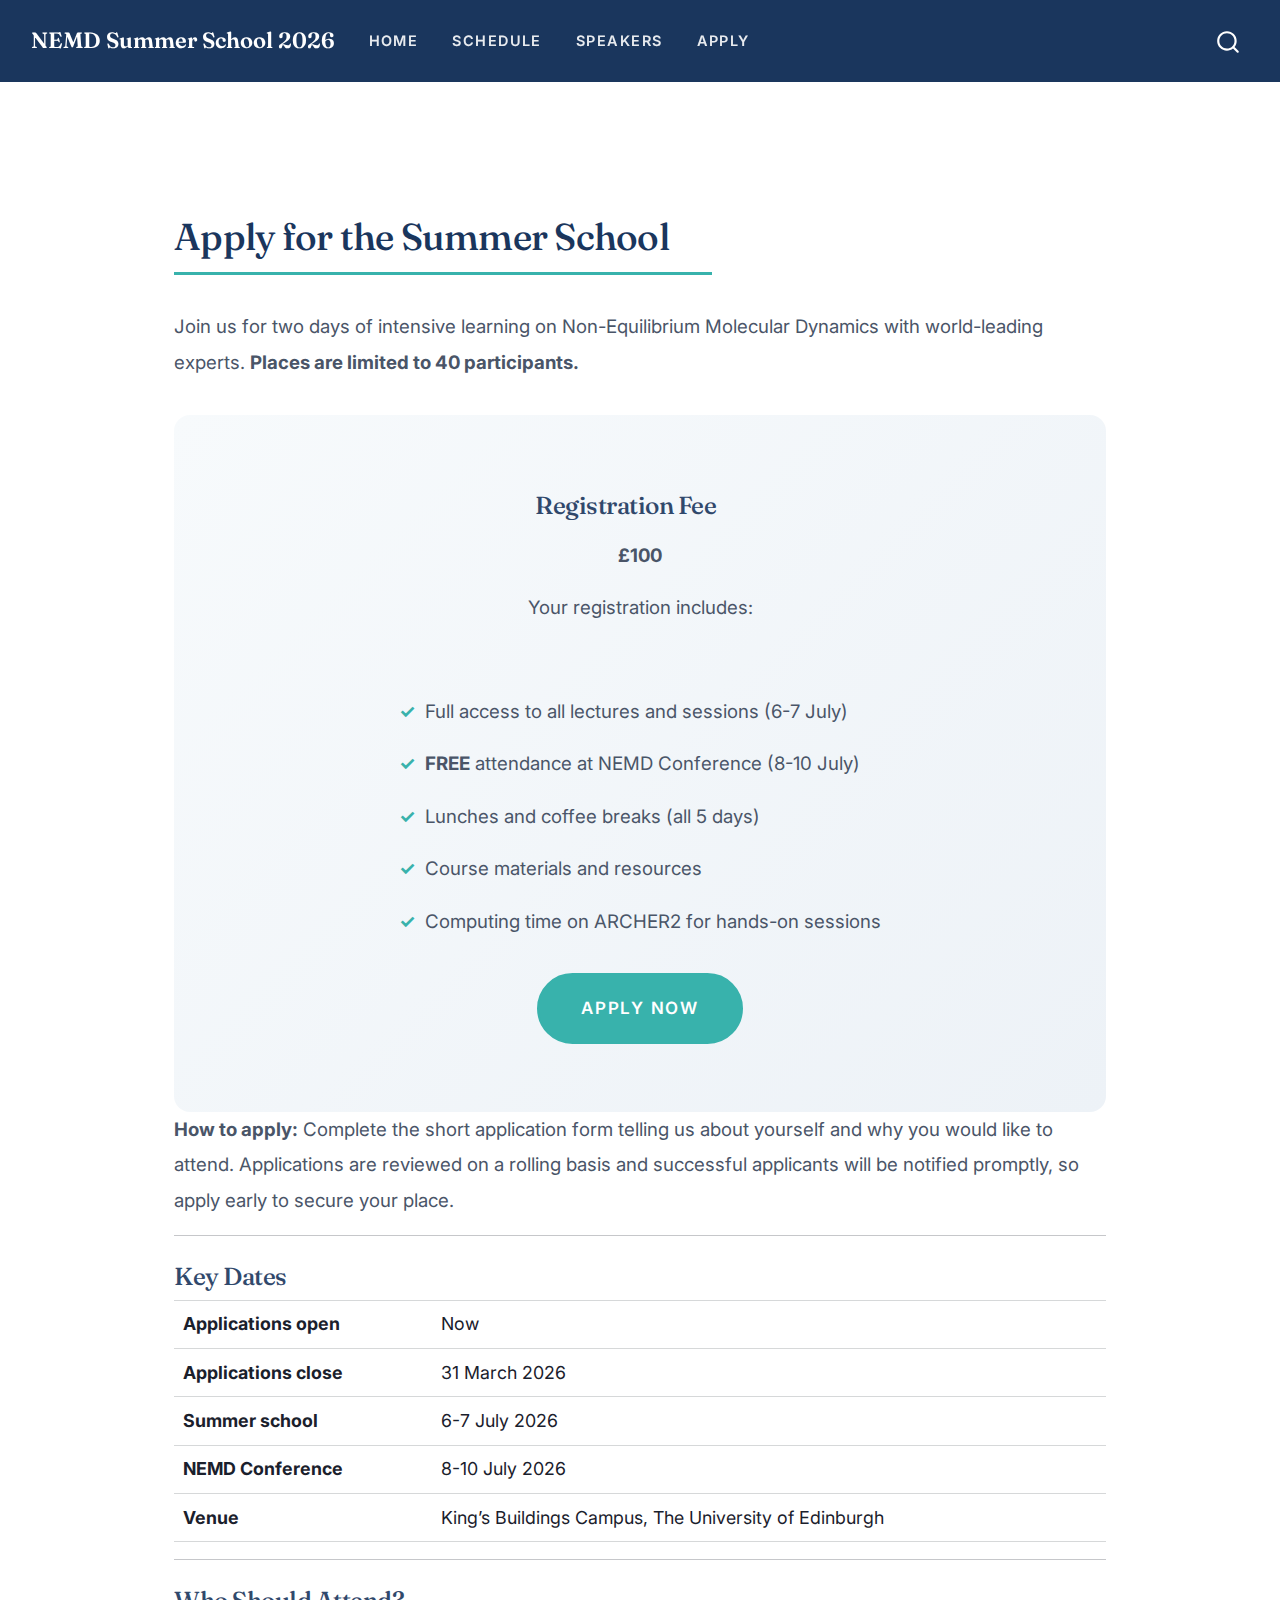
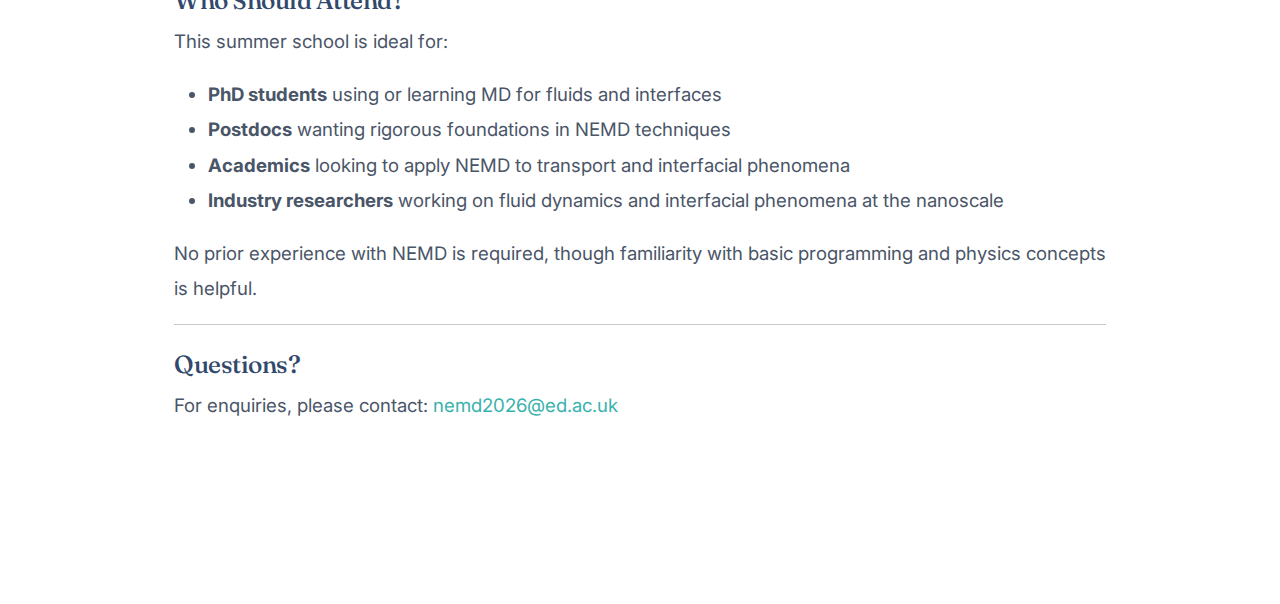
<file: registration.html>
<!DOCTYPE html>
<html xmlns="http://www.w3.org/1999/xhtml" lang="en" xml:lang="en"><head>

<meta charset="utf-8">
<meta name="generator" content="quarto-1.8.27">

<meta name="viewport" content="width=device-width, initial-scale=1.0, user-scalable=yes">


<title>Registration – NEMD Summer School 2026</title>
<style>
code{white-space: pre-wrap;}
span.smallcaps{font-variant: small-caps;}
div.columns{display: flex; gap: min(4vw, 1.5em);}
div.column{flex: auto; overflow-x: auto;}
div.hanging-indent{margin-left: 1.5em; text-indent: -1.5em;}
ul.task-list{list-style: none;}
ul.task-list li input[type="checkbox"] {
  width: 0.8em;
  margin: 0 0.8em 0.2em -1em; /* quarto-specific, see https://github.com/quarto-dev/quarto-cli/issues/4556 */ 
  vertical-align: middle;
}
</style>


<script src="site_libs/quarto-nav/quarto-nav.js"></script>
<script src="site_libs/quarto-nav/headroom.min.js"></script>
<script src="site_libs/clipboard/clipboard.min.js"></script>
<script src="site_libs/quarto-search/autocomplete.umd.js"></script>
<script src="site_libs/quarto-search/fuse.min.js"></script>
<script src="site_libs/quarto-search/quarto-search.js"></script>
<meta name="quarto:offset" content="./">
<link href="./images/favicon.png" rel="icon" type="image/png">
<script src="site_libs/quarto-html/quarto.js" type="module"></script>
<script src="site_libs/quarto-html/tabsets/tabsets.js" type="module"></script>
<script src="site_libs/quarto-html/axe/axe-check.js" type="module"></script>
<script src="site_libs/quarto-html/popper.min.js"></script>
<script src="site_libs/quarto-html/tippy.umd.min.js"></script>
<script src="site_libs/quarto-html/anchor.min.js"></script>
<link href="site_libs/quarto-html/tippy.css" rel="stylesheet">
<link href="site_libs/quarto-html/quarto-syntax-highlighting-ed96de9b727972fe78a7b5d16c58bf87.css" rel="stylesheet" id="quarto-text-highlighting-styles">
<script src="site_libs/bootstrap/bootstrap.min.js"></script>
<link href="site_libs/bootstrap/bootstrap-icons.css" rel="stylesheet">
<link href="site_libs/bootstrap/bootstrap-55ee69605aa1f1590656c1c2ca7f8fe1.min.css" rel="stylesheet" append-hash="true" id="quarto-bootstrap" data-mode="light">
<script id="quarto-search-options" type="application/json">{
  "location": "navbar",
  "copy-button": false,
  "collapse-after": 3,
  "panel-placement": "end",
  "type": "overlay",
  "limit": 50,
  "keyboard-shortcut": [
    "f",
    "/",
    "s"
  ],
  "show-item-context": false,
  "language": {
    "search-no-results-text": "No results",
    "search-matching-documents-text": "matching documents",
    "search-copy-link-title": "Copy link to search",
    "search-hide-matches-text": "Hide additional matches",
    "search-more-match-text": "more match in this document",
    "search-more-matches-text": "more matches in this document",
    "search-clear-button-title": "Clear",
    "search-text-placeholder": "",
    "search-detached-cancel-button-title": "Cancel",
    "search-submit-button-title": "Submit",
    "search-label": "Search"
  }
}</script>
<link rel="preconnect" href="https://fonts.googleapis.com">
<link rel="preconnect" href="https://fonts.gstatic.com" crossorigin="">
<link href="https://fonts.googleapis.com/css2?family=Fraunces:opsz,wght@9..144,300;9..144,400;9..144,500;9..144,600;9..144,700&amp;family=Inter:wght@300;400;500;600;700&amp;display=swap" rel="stylesheet">


<link rel="stylesheet" href="styles.css">
</head>

<body class="nav-fixed quarto-light">

<div id="quarto-search-results"></div>
  <header id="quarto-header" class="headroom fixed-top">
    <nav class="navbar navbar-expand-lg " data-bs-theme="dark">
      <div class="navbar-container container-fluid">
      <div class="navbar-brand-container mx-auto">
    <a class="navbar-brand" href="./index.html">
    <span class="navbar-title">NEMD Summer School 2026</span>
    </a>
  </div>
            <div id="quarto-search" class="" title="Search"></div>
          <button class="navbar-toggler" type="button" data-bs-toggle="collapse" data-bs-target="#navbarCollapse" aria-controls="navbarCollapse" role="menu" aria-expanded="false" aria-label="Toggle navigation" onclick="if (window.quartoToggleHeadroom) { window.quartoToggleHeadroom(); }">
  <span class="navbar-toggler-icon"></span>
</button>
          <div class="collapse navbar-collapse" id="navbarCollapse">
            <ul class="navbar-nav navbar-nav-scroll me-auto">
  <li class="nav-item">
    <a class="nav-link" href="./index.html"> 
<span class="menu-text">Home</span></a>
  </li>  
  <li class="nav-item">
    <a class="nav-link" href="./schedule.html"> 
<span class="menu-text">Schedule</span></a>
  </li>  
  <li class="nav-item">
    <a class="nav-link" href="./speakers.html"> 
<span class="menu-text">Speakers</span></a>
  </li>  
  <li class="nav-item">
    <a class="nav-link active" href="./registration.html" aria-current="page"> 
<span class="menu-text">Apply</span></a>
  </li>  
</ul>
          </div> <!-- /navcollapse -->
            <div class="quarto-navbar-tools">
</div>
      </div> <!-- /container-fluid -->
    </nav>
</header>
<!-- content -->
<div id="quarto-content" class="quarto-container page-columns page-rows-contents page-layout-full page-navbar">
<!-- sidebar -->
<!-- margin-sidebar -->
    
<!-- main -->
<main class="content column-page" id="quarto-document-content">

<header id="title-block-header" class="quarto-title-block default">
<div class="quarto-title">
<h1 class="title">Registration</h1>
</div>



<div class="quarto-title-meta column-page">

    
  
    
  </div>
  


</header>


<section id="apply-for-the-summer-school" class="level2 content-section">
<h2 class="anchored" data-anchor-id="apply-for-the-summer-school">Apply for the Summer School</h2>
<p>Join us for two days of intensive learning on Non-Equilibrium Molecular Dynamics with world-leading experts. <strong>Places are limited to 40 participants.</strong></p>
<section id="registration-fee" class="level3 registration-box">
<h3 class="anchored" data-anchor-id="registration-fee">Registration Fee</h3>
<div class="fee">
<p>£100</p>
</div>
<div class="includes">
<p>Your registration includes:</p>
</div>
<ul>
<li>Full access to all lectures and sessions (6-7 July)</li>
<li><strong>FREE</strong> attendance at NEMD Conference (8-10 July)</li>
<li>Lunches and coffee breaks (all 5 days)</li>
<li>Course materials and resources</li>
<li>Computing time on ARCHER2 for hands-on sessions</li>
</ul>
<p><a href="https://forms.cloud.microsoft/e/8USEaip43H" class="btn-register">Apply Now</a></p>
</section>
<p><strong>How to apply:</strong> Complete the short application form telling us about yourself and why you would like to attend. Applications are reviewed on a rolling basis and successful applicants will be notified promptly, so apply early to secure your place.</p>
<hr>
<section id="key-dates" class="level3">
<h3 class="anchored" data-anchor-id="key-dates">Key Dates</h3>
<table class="caption-top table">
<tbody>
<tr class="odd">
<td><strong>Applications open</strong></td>
<td>Now</td>
</tr>
<tr class="even">
<td><strong>Applications close</strong></td>
<td>31 March 2026</td>
</tr>
<tr class="odd">
<td><strong>Summer school</strong></td>
<td>6-7 July 2026</td>
</tr>
<tr class="even">
<td><strong>NEMD Conference</strong></td>
<td>8-10 July 2026</td>
</tr>
<tr class="odd">
<td><strong>Venue</strong></td>
<td>King’s Buildings Campus, The University of Edinburgh</td>
</tr>
</tbody>
</table>
<hr>
</section>
<section id="who-should-attend" class="level3">
<h3 class="anchored" data-anchor-id="who-should-attend">Who Should Attend?</h3>
<p>This summer school is ideal for:</p>
<ul>
<li><strong>PhD students</strong> using or learning MD for fluids and interfaces</li>
<li><strong>Postdocs</strong> wanting rigorous foundations in NEMD techniques</li>
<li><strong>Academics</strong> looking to apply NEMD to transport and interfacial phenomena</li>
<li><strong>Industry researchers</strong> working on fluid dynamics and interfacial phenomena at the nanoscale</li>
</ul>
<p>No prior experience with NEMD is required, though familiarity with basic programming and physics concepts is helpful.</p>
<hr>
</section>
<section id="questions" class="level3">
<h3 class="anchored" data-anchor-id="questions">Questions?</h3>
<p>For enquiries, please contact: <a href="mailto:nemd2026@ed.ac.uk">nemd2026@ed.ac.uk</a></p>
</section>
</section>



</main> <!-- /main -->
<script id="quarto-html-after-body" type="application/javascript">
  window.document.addEventListener("DOMContentLoaded", function (event) {
    const icon = "";
    const anchorJS = new window.AnchorJS();
    anchorJS.options = {
      placement: 'right',
      icon: icon
    };
    anchorJS.add('.anchored');
    const isCodeAnnotation = (el) => {
      for (const clz of el.classList) {
        if (clz.startsWith('code-annotation-')) {                     
          return true;
        }
      }
      return false;
    }
    const onCopySuccess = function(e) {
      // button target
      const button = e.trigger;
      // don't keep focus
      button.blur();
      // flash "checked"
      button.classList.add('code-copy-button-checked');
      var currentTitle = button.getAttribute("title");
      button.setAttribute("title", "Copied!");
      let tooltip;
      if (window.bootstrap) {
        button.setAttribute("data-bs-toggle", "tooltip");
        button.setAttribute("data-bs-placement", "left");
        button.setAttribute("data-bs-title", "Copied!");
        tooltip = new bootstrap.Tooltip(button, 
          { trigger: "manual", 
            customClass: "code-copy-button-tooltip",
            offset: [0, -8]});
        tooltip.show();    
      }
      setTimeout(function() {
        if (tooltip) {
          tooltip.hide();
          button.removeAttribute("data-bs-title");
          button.removeAttribute("data-bs-toggle");
          button.removeAttribute("data-bs-placement");
        }
        button.setAttribute("title", currentTitle);
        button.classList.remove('code-copy-button-checked');
      }, 1000);
      // clear code selection
      e.clearSelection();
    }
    const getTextToCopy = function(trigger) {
      const outerScaffold = trigger.parentElement.cloneNode(true);
      const codeEl = outerScaffold.querySelector('code');
      for (const childEl of codeEl.children) {
        if (isCodeAnnotation(childEl)) {
          childEl.remove();
        }
      }
      return codeEl.innerText;
    }
    const clipboard = new window.ClipboardJS('.code-copy-button:not([data-in-quarto-modal])', {
      text: getTextToCopy
    });
    clipboard.on('success', onCopySuccess);
    if (window.document.getElementById('quarto-embedded-source-code-modal')) {
      const clipboardModal = new window.ClipboardJS('.code-copy-button[data-in-quarto-modal]', {
        text: getTextToCopy,
        container: window.document.getElementById('quarto-embedded-source-code-modal')
      });
      clipboardModal.on('success', onCopySuccess);
    }
      var localhostRegex = new RegExp(/^(?:http|https):\/\/localhost\:?[0-9]*\//);
      var mailtoRegex = new RegExp(/^mailto:/);
        var filterRegex = new RegExp("https:\/\/RohitWPillai\.github\.io\/nemd-summer-school-2026");
      var isInternal = (href) => {
          return filterRegex.test(href) || localhostRegex.test(href) || mailtoRegex.test(href);
      }
      // Inspect non-navigation links and adorn them if external
     var links = window.document.querySelectorAll('a[href]:not(.nav-link):not(.navbar-brand):not(.toc-action):not(.sidebar-link):not(.sidebar-item-toggle):not(.pagination-link):not(.no-external):not([aria-hidden]):not(.dropdown-item):not(.quarto-navigation-tool):not(.about-link)');
      for (var i=0; i<links.length; i++) {
        const link = links[i];
        if (!isInternal(link.href)) {
          // undo the damage that might have been done by quarto-nav.js in the case of
          // links that we want to consider external
          if (link.dataset.originalHref !== undefined) {
            link.href = link.dataset.originalHref;
          }
        }
      }
    function tippyHover(el, contentFn, onTriggerFn, onUntriggerFn) {
      const config = {
        allowHTML: true,
        maxWidth: 500,
        delay: 100,
        arrow: false,
        appendTo: function(el) {
            return el.parentElement;
        },
        interactive: true,
        interactiveBorder: 10,
        theme: 'quarto',
        placement: 'bottom-start',
      };
      if (contentFn) {
        config.content = contentFn;
      }
      if (onTriggerFn) {
        config.onTrigger = onTriggerFn;
      }
      if (onUntriggerFn) {
        config.onUntrigger = onUntriggerFn;
      }
      window.tippy(el, config); 
    }
    const noterefs = window.document.querySelectorAll('a[role="doc-noteref"]');
    for (var i=0; i<noterefs.length; i++) {
      const ref = noterefs[i];
      tippyHover(ref, function() {
        // use id or data attribute instead here
        let href = ref.getAttribute('data-footnote-href') || ref.getAttribute('href');
        try { href = new URL(href).hash; } catch {}
        const id = href.replace(/^#\/?/, "");
        const note = window.document.getElementById(id);
        if (note) {
          return note.innerHTML;
        } else {
          return "";
        }
      });
    }
    const xrefs = window.document.querySelectorAll('a.quarto-xref');
    const processXRef = (id, note) => {
      // Strip column container classes
      const stripColumnClz = (el) => {
        el.classList.remove("page-full", "page-columns");
        if (el.children) {
          for (const child of el.children) {
            stripColumnClz(child);
          }
        }
      }
      stripColumnClz(note)
      if (id === null || id.startsWith('sec-')) {
        // Special case sections, only their first couple elements
        const container = document.createElement("div");
        if (note.children && note.children.length > 2) {
          container.appendChild(note.children[0].cloneNode(true));
          for (let i = 1; i < note.children.length; i++) {
            const child = note.children[i];
            if (child.tagName === "P" && child.innerText === "") {
              continue;
            } else {
              container.appendChild(child.cloneNode(true));
              break;
            }
          }
          if (window.Quarto?.typesetMath) {
            window.Quarto.typesetMath(container);
          }
          return container.innerHTML
        } else {
          if (window.Quarto?.typesetMath) {
            window.Quarto.typesetMath(note);
          }
          return note.innerHTML;
        }
      } else {
        // Remove any anchor links if they are present
        const anchorLink = note.querySelector('a.anchorjs-link');
        if (anchorLink) {
          anchorLink.remove();
        }
        if (window.Quarto?.typesetMath) {
          window.Quarto.typesetMath(note);
        }
        if (note.classList.contains("callout")) {
          return note.outerHTML;
        } else {
          return note.innerHTML;
        }
      }
    }
    for (var i=0; i<xrefs.length; i++) {
      const xref = xrefs[i];
      tippyHover(xref, undefined, function(instance) {
        instance.disable();
        let url = xref.getAttribute('href');
        let hash = undefined; 
        if (url.startsWith('#')) {
          hash = url;
        } else {
          try { hash = new URL(url).hash; } catch {}
        }
        if (hash) {
          const id = hash.replace(/^#\/?/, "");
          const note = window.document.getElementById(id);
          if (note !== null) {
            try {
              const html = processXRef(id, note.cloneNode(true));
              instance.setContent(html);
            } finally {
              instance.enable();
              instance.show();
            }
          } else {
            // See if we can fetch this
            fetch(url.split('#')[0])
            .then(res => res.text())
            .then(html => {
              const parser = new DOMParser();
              const htmlDoc = parser.parseFromString(html, "text/html");
              const note = htmlDoc.getElementById(id);
              if (note !== null) {
                const html = processXRef(id, note);
                instance.setContent(html);
              } 
            }).finally(() => {
              instance.enable();
              instance.show();
            });
          }
        } else {
          // See if we can fetch a full url (with no hash to target)
          // This is a special case and we should probably do some content thinning / targeting
          fetch(url)
          .then(res => res.text())
          .then(html => {
            const parser = new DOMParser();
            const htmlDoc = parser.parseFromString(html, "text/html");
            const note = htmlDoc.querySelector('main.content');
            if (note !== null) {
              // This should only happen for chapter cross references
              // (since there is no id in the URL)
              // remove the first header
              if (note.children.length > 0 && note.children[0].tagName === "HEADER") {
                note.children[0].remove();
              }
              const html = processXRef(null, note);
              instance.setContent(html);
            } 
          }).finally(() => {
            instance.enable();
            instance.show();
          });
        }
      }, function(instance) {
      });
    }
        let selectedAnnoteEl;
        const selectorForAnnotation = ( cell, annotation) => {
          let cellAttr = 'data-code-cell="' + cell + '"';
          let lineAttr = 'data-code-annotation="' +  annotation + '"';
          const selector = 'span[' + cellAttr + '][' + lineAttr + ']';
          return selector;
        }
        const selectCodeLines = (annoteEl) => {
          const doc = window.document;
          const targetCell = annoteEl.getAttribute("data-target-cell");
          const targetAnnotation = annoteEl.getAttribute("data-target-annotation");
          const annoteSpan = window.document.querySelector(selectorForAnnotation(targetCell, targetAnnotation));
          const lines = annoteSpan.getAttribute("data-code-lines").split(",");
          const lineIds = lines.map((line) => {
            return targetCell + "-" + line;
          })
          let top = null;
          let height = null;
          let parent = null;
          if (lineIds.length > 0) {
              //compute the position of the single el (top and bottom and make a div)
              const el = window.document.getElementById(lineIds[0]);
              top = el.offsetTop;
              height = el.offsetHeight;
              parent = el.parentElement.parentElement;
            if (lineIds.length > 1) {
              const lastEl = window.document.getElementById(lineIds[lineIds.length - 1]);
              const bottom = lastEl.offsetTop + lastEl.offsetHeight;
              height = bottom - top;
            }
            if (top !== null && height !== null && parent !== null) {
              // cook up a div (if necessary) and position it 
              let div = window.document.getElementById("code-annotation-line-highlight");
              if (div === null) {
                div = window.document.createElement("div");
                div.setAttribute("id", "code-annotation-line-highlight");
                div.style.position = 'absolute';
                parent.appendChild(div);
              }
              div.style.top = top - 2 + "px";
              div.style.height = height + 4 + "px";
              div.style.left = 0;
              let gutterDiv = window.document.getElementById("code-annotation-line-highlight-gutter");
              if (gutterDiv === null) {
                gutterDiv = window.document.createElement("div");
                gutterDiv.setAttribute("id", "code-annotation-line-highlight-gutter");
                gutterDiv.style.position = 'absolute';
                const codeCell = window.document.getElementById(targetCell);
                const gutter = codeCell.querySelector('.code-annotation-gutter');
                gutter.appendChild(gutterDiv);
              }
              gutterDiv.style.top = top - 2 + "px";
              gutterDiv.style.height = height + 4 + "px";
            }
            selectedAnnoteEl = annoteEl;
          }
        };
        const unselectCodeLines = () => {
          const elementsIds = ["code-annotation-line-highlight", "code-annotation-line-highlight-gutter"];
          elementsIds.forEach((elId) => {
            const div = window.document.getElementById(elId);
            if (div) {
              div.remove();
            }
          });
          selectedAnnoteEl = undefined;
        };
          // Handle positioning of the toggle
      window.addEventListener(
        "resize",
        throttle(() => {
          elRect = undefined;
          if (selectedAnnoteEl) {
            selectCodeLines(selectedAnnoteEl);
          }
        }, 10)
      );
      function throttle(fn, ms) {
      let throttle = false;
      let timer;
        return (...args) => {
          if(!throttle) { // first call gets through
              fn.apply(this, args);
              throttle = true;
          } else { // all the others get throttled
              if(timer) clearTimeout(timer); // cancel #2
              timer = setTimeout(() => {
                fn.apply(this, args);
                timer = throttle = false;
              }, ms);
          }
        };
      }
        // Attach click handler to the DT
        const annoteDls = window.document.querySelectorAll('dt[data-target-cell]');
        for (const annoteDlNode of annoteDls) {
          annoteDlNode.addEventListener('click', (event) => {
            const clickedEl = event.target;
            if (clickedEl !== selectedAnnoteEl) {
              unselectCodeLines();
              const activeEl = window.document.querySelector('dt[data-target-cell].code-annotation-active');
              if (activeEl) {
                activeEl.classList.remove('code-annotation-active');
              }
              selectCodeLines(clickedEl);
              clickedEl.classList.add('code-annotation-active');
            } else {
              // Unselect the line
              unselectCodeLines();
              clickedEl.classList.remove('code-annotation-active');
            }
          });
        }
    const findCites = (el) => {
      const parentEl = el.parentElement;
      if (parentEl) {
        const cites = parentEl.dataset.cites;
        if (cites) {
          return {
            el,
            cites: cites.split(' ')
          };
        } else {
          return findCites(el.parentElement)
        }
      } else {
        return undefined;
      }
    };
    var bibliorefs = window.document.querySelectorAll('a[role="doc-biblioref"]');
    for (var i=0; i<bibliorefs.length; i++) {
      const ref = bibliorefs[i];
      const citeInfo = findCites(ref);
      if (citeInfo) {
        tippyHover(citeInfo.el, function() {
          var popup = window.document.createElement('div');
          citeInfo.cites.forEach(function(cite) {
            var citeDiv = window.document.createElement('div');
            citeDiv.classList.add('hanging-indent');
            citeDiv.classList.add('csl-entry');
            var biblioDiv = window.document.getElementById('ref-' + cite);
            if (biblioDiv) {
              citeDiv.innerHTML = biblioDiv.innerHTML;
            }
            popup.appendChild(citeDiv);
          });
          return popup.innerHTML;
        });
      }
    }
  });
  </script>
</div> <!-- /content -->




</body></html>
</file>
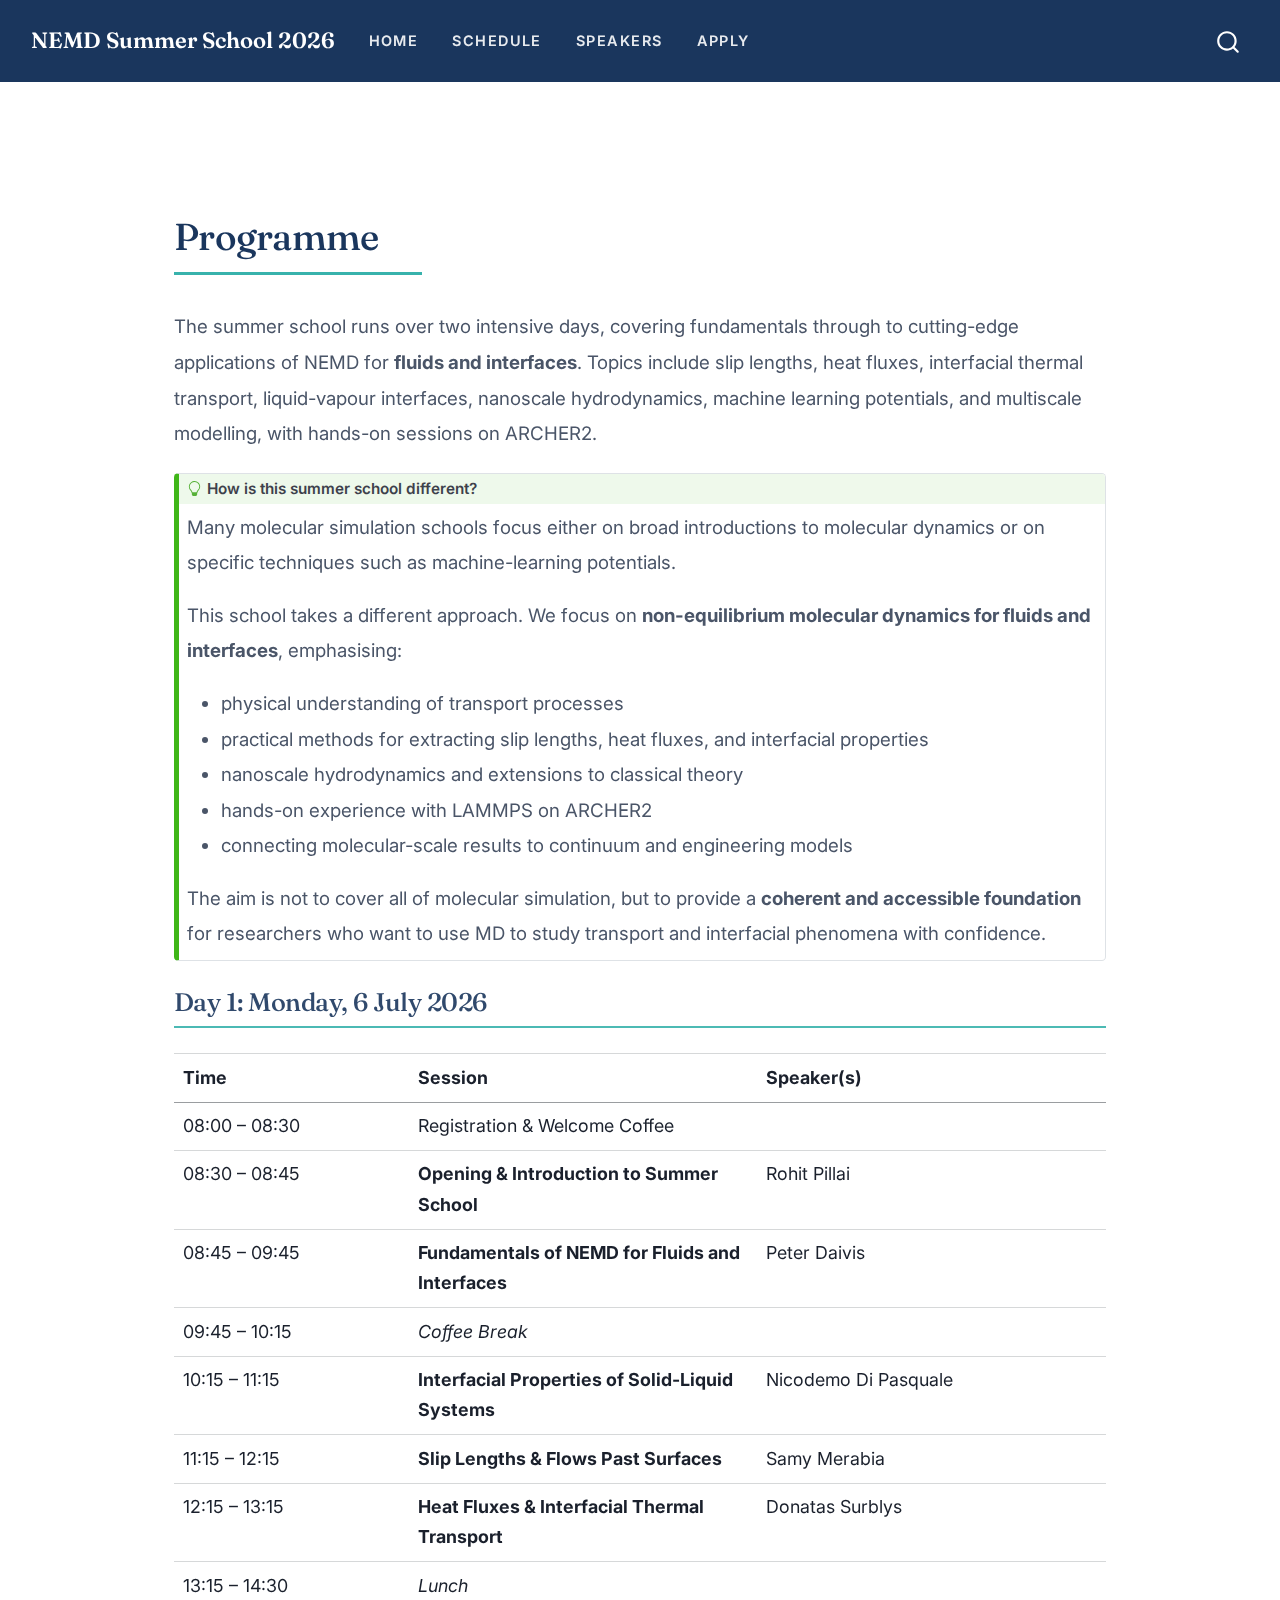
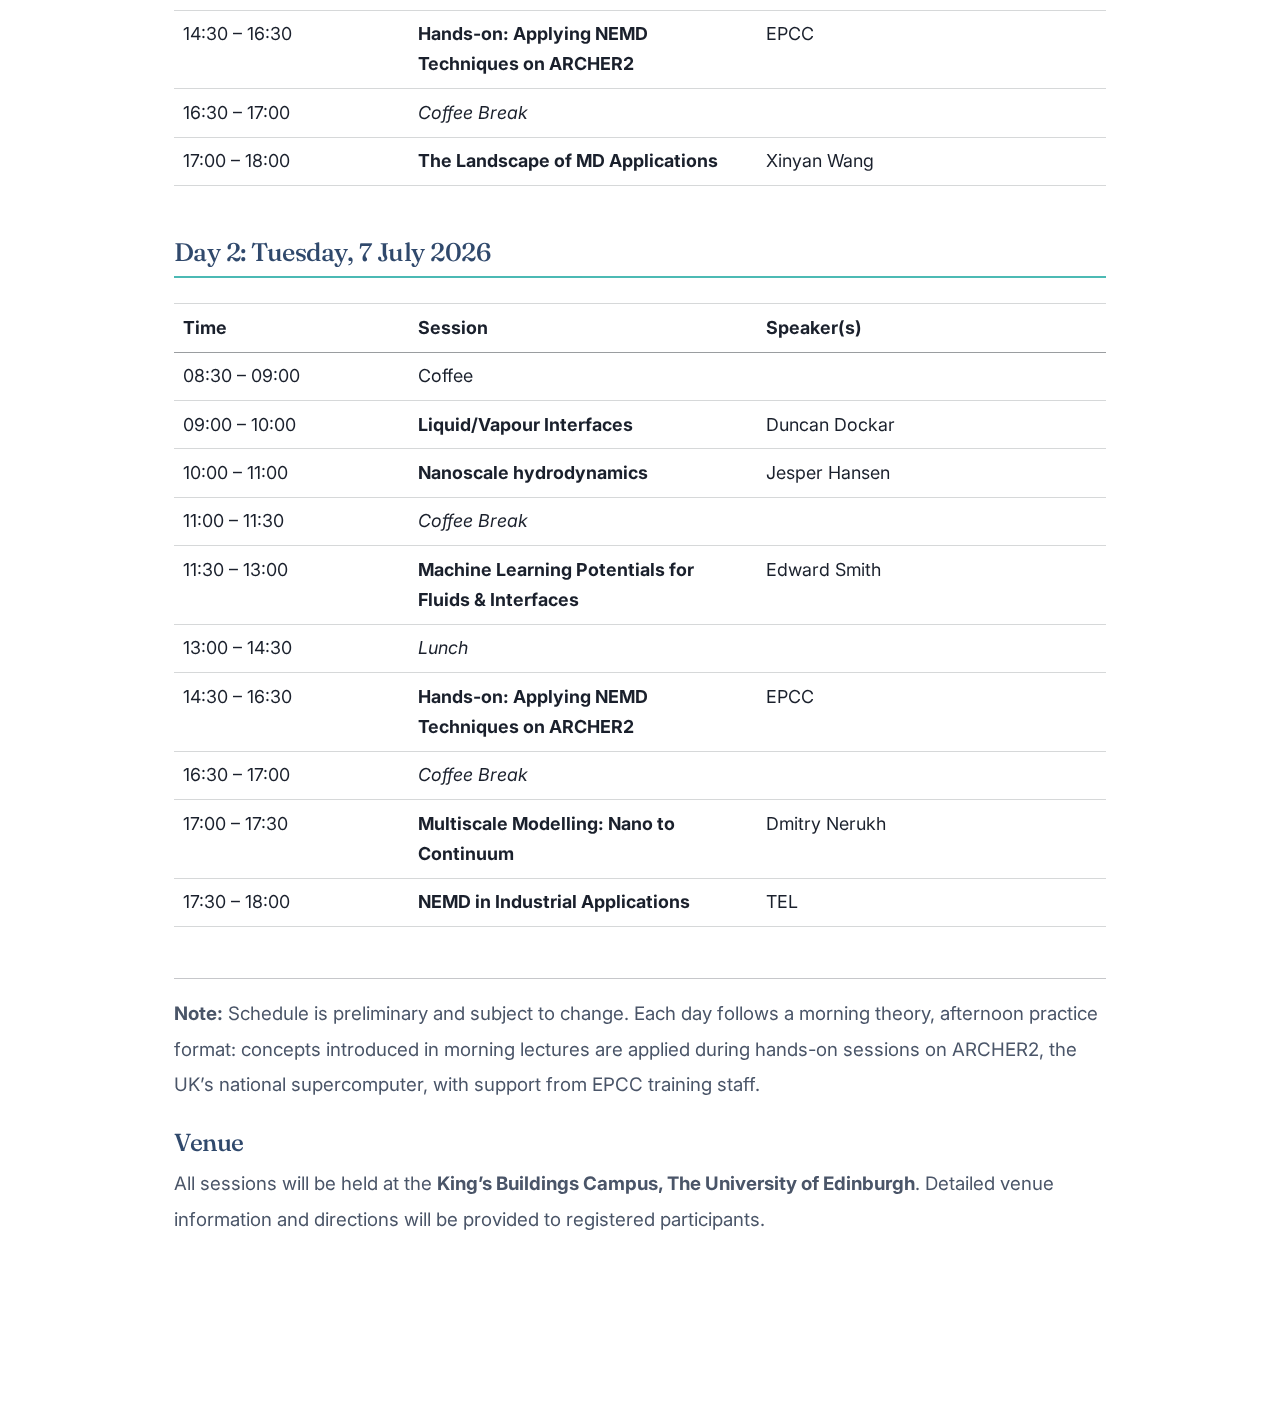
<file: schedule.html>
<!DOCTYPE html>
<html xmlns="http://www.w3.org/1999/xhtml" lang="en" xml:lang="en"><head>

<meta charset="utf-8">
<meta name="generator" content="quarto-1.8.27">

<meta name="viewport" content="width=device-width, initial-scale=1.0, user-scalable=yes">


<title>Schedule – NEMD Summer School 2026</title>
<style>
code{white-space: pre-wrap;}
span.smallcaps{font-variant: small-caps;}
div.columns{display: flex; gap: min(4vw, 1.5em);}
div.column{flex: auto; overflow-x: auto;}
div.hanging-indent{margin-left: 1.5em; text-indent: -1.5em;}
ul.task-list{list-style: none;}
ul.task-list li input[type="checkbox"] {
  width: 0.8em;
  margin: 0 0.8em 0.2em -1em; /* quarto-specific, see https://github.com/quarto-dev/quarto-cli/issues/4556 */ 
  vertical-align: middle;
}
</style>


<script src="site_libs/quarto-nav/quarto-nav.js"></script>
<script src="site_libs/quarto-nav/headroom.min.js"></script>
<script src="site_libs/clipboard/clipboard.min.js"></script>
<script src="site_libs/quarto-search/autocomplete.umd.js"></script>
<script src="site_libs/quarto-search/fuse.min.js"></script>
<script src="site_libs/quarto-search/quarto-search.js"></script>
<meta name="quarto:offset" content="./">
<link href="./images/favicon.png" rel="icon" type="image/png">
<script src="site_libs/quarto-html/quarto.js" type="module"></script>
<script src="site_libs/quarto-html/tabsets/tabsets.js" type="module"></script>
<script src="site_libs/quarto-html/axe/axe-check.js" type="module"></script>
<script src="site_libs/quarto-html/popper.min.js"></script>
<script src="site_libs/quarto-html/tippy.umd.min.js"></script>
<script src="site_libs/quarto-html/anchor.min.js"></script>
<link href="site_libs/quarto-html/tippy.css" rel="stylesheet">
<link href="site_libs/quarto-html/quarto-syntax-highlighting-ed96de9b727972fe78a7b5d16c58bf87.css" rel="stylesheet" id="quarto-text-highlighting-styles">
<script src="site_libs/bootstrap/bootstrap.min.js"></script>
<link href="site_libs/bootstrap/bootstrap-icons.css" rel="stylesheet">
<link href="site_libs/bootstrap/bootstrap-55ee69605aa1f1590656c1c2ca7f8fe1.min.css" rel="stylesheet" append-hash="true" id="quarto-bootstrap" data-mode="light">
<script id="quarto-search-options" type="application/json">{
  "location": "navbar",
  "copy-button": false,
  "collapse-after": 3,
  "panel-placement": "end",
  "type": "overlay",
  "limit": 50,
  "keyboard-shortcut": [
    "f",
    "/",
    "s"
  ],
  "show-item-context": false,
  "language": {
    "search-no-results-text": "No results",
    "search-matching-documents-text": "matching documents",
    "search-copy-link-title": "Copy link to search",
    "search-hide-matches-text": "Hide additional matches",
    "search-more-match-text": "more match in this document",
    "search-more-matches-text": "more matches in this document",
    "search-clear-button-title": "Clear",
    "search-text-placeholder": "",
    "search-detached-cancel-button-title": "Cancel",
    "search-submit-button-title": "Submit",
    "search-label": "Search"
  }
}</script>
<link rel="preconnect" href="https://fonts.googleapis.com">
<link rel="preconnect" href="https://fonts.gstatic.com" crossorigin="">
<link href="https://fonts.googleapis.com/css2?family=Fraunces:opsz,wght@9..144,300;9..144,400;9..144,500;9..144,600;9..144,700&amp;family=Inter:wght@300;400;500;600;700&amp;display=swap" rel="stylesheet">


<link rel="stylesheet" href="styles.css">
</head>

<body class="nav-fixed quarto-light">

<div id="quarto-search-results"></div>
  <header id="quarto-header" class="headroom fixed-top">
    <nav class="navbar navbar-expand-lg " data-bs-theme="dark">
      <div class="navbar-container container-fluid">
      <div class="navbar-brand-container mx-auto">
    <a class="navbar-brand" href="./index.html">
    <span class="navbar-title">NEMD Summer School 2026</span>
    </a>
  </div>
            <div id="quarto-search" class="" title="Search"></div>
          <button class="navbar-toggler" type="button" data-bs-toggle="collapse" data-bs-target="#navbarCollapse" aria-controls="navbarCollapse" role="menu" aria-expanded="false" aria-label="Toggle navigation" onclick="if (window.quartoToggleHeadroom) { window.quartoToggleHeadroom(); }">
  <span class="navbar-toggler-icon"></span>
</button>
          <div class="collapse navbar-collapse" id="navbarCollapse">
            <ul class="navbar-nav navbar-nav-scroll me-auto">
  <li class="nav-item">
    <a class="nav-link" href="./index.html"> 
<span class="menu-text">Home</span></a>
  </li>  
  <li class="nav-item">
    <a class="nav-link active" href="./schedule.html" aria-current="page"> 
<span class="menu-text">Schedule</span></a>
  </li>  
  <li class="nav-item">
    <a class="nav-link" href="./speakers.html"> 
<span class="menu-text">Speakers</span></a>
  </li>  
  <li class="nav-item">
    <a class="nav-link" href="./registration.html"> 
<span class="menu-text">Apply</span></a>
  </li>  
</ul>
          </div> <!-- /navcollapse -->
            <div class="quarto-navbar-tools">
</div>
      </div> <!-- /container-fluid -->
    </nav>
</header>
<!-- content -->
<div id="quarto-content" class="quarto-container page-columns page-rows-contents page-layout-full page-navbar">
<!-- sidebar -->
<!-- margin-sidebar -->
    
<!-- main -->
<main class="content column-page" id="quarto-document-content">

<header id="title-block-header" class="quarto-title-block default">
<div class="quarto-title">
<h1 class="title">Schedule</h1>
</div>



<div class="quarto-title-meta column-page">

    
  
    
  </div>
  


</header>


<section id="programme" class="level2 content-section">
<h2 class="anchored" data-anchor-id="programme">Programme</h2>
<p>The summer school runs over two intensive days, covering fundamentals through to cutting-edge applications of NEMD for <strong>fluids and interfaces</strong>. Topics include slip lengths, heat fluxes, interfacial thermal transport, liquid-vapour interfaces, nanoscale hydrodynamics, machine learning potentials, and multiscale modelling, with hands-on sessions on ARCHER2.</p>
<div class="callout callout-style-default callout-tip callout-titled">
<div class="callout-header d-flex align-content-center">
<div class="callout-icon-container">
<i class="callout-icon"></i>
</div>
<div class="callout-title-container flex-fill">
<span class="screen-reader-only">Tip</span>How is this summer school different?
</div>
</div>
<div class="callout-body-container callout-body">
<p>Many molecular simulation schools focus either on broad introductions to molecular dynamics or on specific techniques such as machine-learning potentials.</p>
<p>This school takes a different approach. We focus on <strong>non-equilibrium molecular dynamics for fluids and interfaces</strong>, emphasising:</p>
<ul>
<li>physical understanding of transport processes</li>
<li>practical methods for extracting slip lengths, heat fluxes, and interfacial properties</li>
<li>nanoscale hydrodynamics and extensions to classical theory</li>
<li>hands-on experience with LAMMPS on ARCHER2</li>
<li>connecting molecular-scale results to continuum and engineering models</li>
</ul>
<p>The aim is not to cover all of molecular simulation, but to provide a <strong>coherent and accessible foundation</strong> for researchers who want to use MD to study transport and interfacial phenomena with confidence.</p>
</div>
</div>
<section id="day-1-monday-6-july-2026" class="level3 schedule-day">
<h3 class="anchored" data-anchor-id="day-1-monday-6-july-2026">Day 1: Monday, 6 July 2026</h3>
<table class="caption-top table">
<colgroup>
<col style="width: 25%">
<col style="width: 37%">
<col style="width: 37%">
</colgroup>
<thead>
<tr class="header">
<th>Time</th>
<th>Session</th>
<th>Speaker(s)</th>
</tr>
</thead>
<tbody>
<tr class="odd">
<td>08:00 – 08:30</td>
<td>Registration &amp; Welcome Coffee</td>
<td></td>
</tr>
<tr class="even">
<td>08:30 – 08:45</td>
<td><strong>Opening &amp; Introduction to Summer School</strong></td>
<td>Rohit Pillai</td>
</tr>
<tr class="odd">
<td>08:45 – 09:45</td>
<td><strong>Fundamentals of NEMD for Fluids and Interfaces</strong></td>
<td>Peter Daivis</td>
</tr>
<tr class="even">
<td>09:45 – 10:15</td>
<td><em>Coffee Break</em></td>
<td></td>
</tr>
<tr class="odd">
<td>10:15 – 11:15</td>
<td><strong>Interfacial Properties of Solid-Liquid Systems</strong></td>
<td>Nicodemo Di Pasquale</td>
</tr>
<tr class="even">
<td>11:15 – 12:15</td>
<td><strong>Slip Lengths &amp; Flows Past Surfaces</strong></td>
<td>Samy Merabia</td>
</tr>
<tr class="odd">
<td>12:15 – 13:15</td>
<td><strong>Heat Fluxes &amp; Interfacial Thermal Transport</strong></td>
<td>Donatas Surblys</td>
</tr>
<tr class="even">
<td>13:15 – 14:30</td>
<td><em>Lunch</em></td>
<td></td>
</tr>
<tr class="odd">
<td>14:30 – 16:30</td>
<td><strong>Hands-on: Applying NEMD Techniques on ARCHER2</strong></td>
<td>EPCC</td>
</tr>
<tr class="even">
<td>16:30 – 17:00</td>
<td><em>Coffee Break</em></td>
<td></td>
</tr>
<tr class="odd">
<td>17:00 – 18:00</td>
<td><strong>The Landscape of MD Applications</strong></td>
<td>Xinyan Wang</td>
</tr>
</tbody>
</table>
</section>
<section id="day-2-tuesday-7-july-2026" class="level3 schedule-day">
<h3 class="anchored" data-anchor-id="day-2-tuesday-7-july-2026">Day 2: Tuesday, 7 July 2026</h3>
<table class="caption-top table">
<colgroup>
<col style="width: 25%">
<col style="width: 37%">
<col style="width: 37%">
</colgroup>
<thead>
<tr class="header">
<th>Time</th>
<th>Session</th>
<th>Speaker(s)</th>
</tr>
</thead>
<tbody>
<tr class="odd">
<td>08:30 – 09:00</td>
<td>Coffee</td>
<td></td>
</tr>
<tr class="even">
<td>09:00 – 10:00</td>
<td><strong>Liquid/Vapour Interfaces</strong></td>
<td>Duncan Dockar</td>
</tr>
<tr class="odd">
<td>10:00 – 11:00</td>
<td><strong>Nanoscale hydrodynamics</strong></td>
<td>Jesper Hansen</td>
</tr>
<tr class="even">
<td>11:00 – 11:30</td>
<td><em>Coffee Break</em></td>
<td></td>
</tr>
<tr class="odd">
<td>11:30 – 13:00</td>
<td><strong>Machine Learning Potentials for Fluids &amp; Interfaces</strong></td>
<td>Edward Smith</td>
</tr>
<tr class="even">
<td>13:00 – 14:30</td>
<td><em>Lunch</em></td>
<td></td>
</tr>
<tr class="odd">
<td>14:30 – 16:30</td>
<td><strong>Hands-on: Applying NEMD Techniques on ARCHER2</strong></td>
<td>EPCC</td>
</tr>
<tr class="even">
<td>16:30 – 17:00</td>
<td><em>Coffee Break</em></td>
<td></td>
</tr>
<tr class="odd">
<td>17:00 – 17:30</td>
<td><strong>Multiscale Modelling: Nano to Continuum</strong></td>
<td>Dmitry Nerukh</td>
</tr>
<tr class="even">
<td>17:30 – 18:00</td>
<td><strong>NEMD in Industrial Applications</strong></td>
<td>TEL</td>
</tr>
</tbody>
</table>
</section>
<hr>
<p><strong>Note:</strong> Schedule is preliminary and subject to change. Each day follows a morning theory, afternoon practice format: concepts introduced in morning lectures are applied during hands-on sessions on ARCHER2, the UK’s national supercomputer, with support from EPCC training staff.</p>
<section id="venue" class="level3">
<h3 class="anchored" data-anchor-id="venue">Venue</h3>
<p>All sessions will be held at the <strong>King’s Buildings Campus, The University of Edinburgh</strong>. Detailed venue information and directions will be provided to registered participants.</p>
</section>
</section>



</main> <!-- /main -->
<script id="quarto-html-after-body" type="application/javascript">
  window.document.addEventListener("DOMContentLoaded", function (event) {
    const icon = "";
    const anchorJS = new window.AnchorJS();
    anchorJS.options = {
      placement: 'right',
      icon: icon
    };
    anchorJS.add('.anchored');
    const isCodeAnnotation = (el) => {
      for (const clz of el.classList) {
        if (clz.startsWith('code-annotation-')) {                     
          return true;
        }
      }
      return false;
    }
    const onCopySuccess = function(e) {
      // button target
      const button = e.trigger;
      // don't keep focus
      button.blur();
      // flash "checked"
      button.classList.add('code-copy-button-checked');
      var currentTitle = button.getAttribute("title");
      button.setAttribute("title", "Copied!");
      let tooltip;
      if (window.bootstrap) {
        button.setAttribute("data-bs-toggle", "tooltip");
        button.setAttribute("data-bs-placement", "left");
        button.setAttribute("data-bs-title", "Copied!");
        tooltip = new bootstrap.Tooltip(button, 
          { trigger: "manual", 
            customClass: "code-copy-button-tooltip",
            offset: [0, -8]});
        tooltip.show();    
      }
      setTimeout(function() {
        if (tooltip) {
          tooltip.hide();
          button.removeAttribute("data-bs-title");
          button.removeAttribute("data-bs-toggle");
          button.removeAttribute("data-bs-placement");
        }
        button.setAttribute("title", currentTitle);
        button.classList.remove('code-copy-button-checked');
      }, 1000);
      // clear code selection
      e.clearSelection();
    }
    const getTextToCopy = function(trigger) {
      const outerScaffold = trigger.parentElement.cloneNode(true);
      const codeEl = outerScaffold.querySelector('code');
      for (const childEl of codeEl.children) {
        if (isCodeAnnotation(childEl)) {
          childEl.remove();
        }
      }
      return codeEl.innerText;
    }
    const clipboard = new window.ClipboardJS('.code-copy-button:not([data-in-quarto-modal])', {
      text: getTextToCopy
    });
    clipboard.on('success', onCopySuccess);
    if (window.document.getElementById('quarto-embedded-source-code-modal')) {
      const clipboardModal = new window.ClipboardJS('.code-copy-button[data-in-quarto-modal]', {
        text: getTextToCopy,
        container: window.document.getElementById('quarto-embedded-source-code-modal')
      });
      clipboardModal.on('success', onCopySuccess);
    }
      var localhostRegex = new RegExp(/^(?:http|https):\/\/localhost\:?[0-9]*\//);
      var mailtoRegex = new RegExp(/^mailto:/);
        var filterRegex = new RegExp("https:\/\/RohitWPillai\.github\.io\/nemd-summer-school-2026");
      var isInternal = (href) => {
          return filterRegex.test(href) || localhostRegex.test(href) || mailtoRegex.test(href);
      }
      // Inspect non-navigation links and adorn them if external
     var links = window.document.querySelectorAll('a[href]:not(.nav-link):not(.navbar-brand):not(.toc-action):not(.sidebar-link):not(.sidebar-item-toggle):not(.pagination-link):not(.no-external):not([aria-hidden]):not(.dropdown-item):not(.quarto-navigation-tool):not(.about-link)');
      for (var i=0; i<links.length; i++) {
        const link = links[i];
        if (!isInternal(link.href)) {
          // undo the damage that might have been done by quarto-nav.js in the case of
          // links that we want to consider external
          if (link.dataset.originalHref !== undefined) {
            link.href = link.dataset.originalHref;
          }
        }
      }
    function tippyHover(el, contentFn, onTriggerFn, onUntriggerFn) {
      const config = {
        allowHTML: true,
        maxWidth: 500,
        delay: 100,
        arrow: false,
        appendTo: function(el) {
            return el.parentElement;
        },
        interactive: true,
        interactiveBorder: 10,
        theme: 'quarto',
        placement: 'bottom-start',
      };
      if (contentFn) {
        config.content = contentFn;
      }
      if (onTriggerFn) {
        config.onTrigger = onTriggerFn;
      }
      if (onUntriggerFn) {
        config.onUntrigger = onUntriggerFn;
      }
      window.tippy(el, config); 
    }
    const noterefs = window.document.querySelectorAll('a[role="doc-noteref"]');
    for (var i=0; i<noterefs.length; i++) {
      const ref = noterefs[i];
      tippyHover(ref, function() {
        // use id or data attribute instead here
        let href = ref.getAttribute('data-footnote-href') || ref.getAttribute('href');
        try { href = new URL(href).hash; } catch {}
        const id = href.replace(/^#\/?/, "");
        const note = window.document.getElementById(id);
        if (note) {
          return note.innerHTML;
        } else {
          return "";
        }
      });
    }
    const xrefs = window.document.querySelectorAll('a.quarto-xref');
    const processXRef = (id, note) => {
      // Strip column container classes
      const stripColumnClz = (el) => {
        el.classList.remove("page-full", "page-columns");
        if (el.children) {
          for (const child of el.children) {
            stripColumnClz(child);
          }
        }
      }
      stripColumnClz(note)
      if (id === null || id.startsWith('sec-')) {
        // Special case sections, only their first couple elements
        const container = document.createElement("div");
        if (note.children && note.children.length > 2) {
          container.appendChild(note.children[0].cloneNode(true));
          for (let i = 1; i < note.children.length; i++) {
            const child = note.children[i];
            if (child.tagName === "P" && child.innerText === "") {
              continue;
            } else {
              container.appendChild(child.cloneNode(true));
              break;
            }
          }
          if (window.Quarto?.typesetMath) {
            window.Quarto.typesetMath(container);
          }
          return container.innerHTML
        } else {
          if (window.Quarto?.typesetMath) {
            window.Quarto.typesetMath(note);
          }
          return note.innerHTML;
        }
      } else {
        // Remove any anchor links if they are present
        const anchorLink = note.querySelector('a.anchorjs-link');
        if (anchorLink) {
          anchorLink.remove();
        }
        if (window.Quarto?.typesetMath) {
          window.Quarto.typesetMath(note);
        }
        if (note.classList.contains("callout")) {
          return note.outerHTML;
        } else {
          return note.innerHTML;
        }
      }
    }
    for (var i=0; i<xrefs.length; i++) {
      const xref = xrefs[i];
      tippyHover(xref, undefined, function(instance) {
        instance.disable();
        let url = xref.getAttribute('href');
        let hash = undefined; 
        if (url.startsWith('#')) {
          hash = url;
        } else {
          try { hash = new URL(url).hash; } catch {}
        }
        if (hash) {
          const id = hash.replace(/^#\/?/, "");
          const note = window.document.getElementById(id);
          if (note !== null) {
            try {
              const html = processXRef(id, note.cloneNode(true));
              instance.setContent(html);
            } finally {
              instance.enable();
              instance.show();
            }
          } else {
            // See if we can fetch this
            fetch(url.split('#')[0])
            .then(res => res.text())
            .then(html => {
              const parser = new DOMParser();
              const htmlDoc = parser.parseFromString(html, "text/html");
              const note = htmlDoc.getElementById(id);
              if (note !== null) {
                const html = processXRef(id, note);
                instance.setContent(html);
              } 
            }).finally(() => {
              instance.enable();
              instance.show();
            });
          }
        } else {
          // See if we can fetch a full url (with no hash to target)
          // This is a special case and we should probably do some content thinning / targeting
          fetch(url)
          .then(res => res.text())
          .then(html => {
            const parser = new DOMParser();
            const htmlDoc = parser.parseFromString(html, "text/html");
            const note = htmlDoc.querySelector('main.content');
            if (note !== null) {
              // This should only happen for chapter cross references
              // (since there is no id in the URL)
              // remove the first header
              if (note.children.length > 0 && note.children[0].tagName === "HEADER") {
                note.children[0].remove();
              }
              const html = processXRef(null, note);
              instance.setContent(html);
            } 
          }).finally(() => {
            instance.enable();
            instance.show();
          });
        }
      }, function(instance) {
      });
    }
        let selectedAnnoteEl;
        const selectorForAnnotation = ( cell, annotation) => {
          let cellAttr = 'data-code-cell="' + cell + '"';
          let lineAttr = 'data-code-annotation="' +  annotation + '"';
          const selector = 'span[' + cellAttr + '][' + lineAttr + ']';
          return selector;
        }
        const selectCodeLines = (annoteEl) => {
          const doc = window.document;
          const targetCell = annoteEl.getAttribute("data-target-cell");
          const targetAnnotation = annoteEl.getAttribute("data-target-annotation");
          const annoteSpan = window.document.querySelector(selectorForAnnotation(targetCell, targetAnnotation));
          const lines = annoteSpan.getAttribute("data-code-lines").split(",");
          const lineIds = lines.map((line) => {
            return targetCell + "-" + line;
          })
          let top = null;
          let height = null;
          let parent = null;
          if (lineIds.length > 0) {
              //compute the position of the single el (top and bottom and make a div)
              const el = window.document.getElementById(lineIds[0]);
              top = el.offsetTop;
              height = el.offsetHeight;
              parent = el.parentElement.parentElement;
            if (lineIds.length > 1) {
              const lastEl = window.document.getElementById(lineIds[lineIds.length - 1]);
              const bottom = lastEl.offsetTop + lastEl.offsetHeight;
              height = bottom - top;
            }
            if (top !== null && height !== null && parent !== null) {
              // cook up a div (if necessary) and position it 
              let div = window.document.getElementById("code-annotation-line-highlight");
              if (div === null) {
                div = window.document.createElement("div");
                div.setAttribute("id", "code-annotation-line-highlight");
                div.style.position = 'absolute';
                parent.appendChild(div);
              }
              div.style.top = top - 2 + "px";
              div.style.height = height + 4 + "px";
              div.style.left = 0;
              let gutterDiv = window.document.getElementById("code-annotation-line-highlight-gutter");
              if (gutterDiv === null) {
                gutterDiv = window.document.createElement("div");
                gutterDiv.setAttribute("id", "code-annotation-line-highlight-gutter");
                gutterDiv.style.position = 'absolute';
                const codeCell = window.document.getElementById(targetCell);
                const gutter = codeCell.querySelector('.code-annotation-gutter');
                gutter.appendChild(gutterDiv);
              }
              gutterDiv.style.top = top - 2 + "px";
              gutterDiv.style.height = height + 4 + "px";
            }
            selectedAnnoteEl = annoteEl;
          }
        };
        const unselectCodeLines = () => {
          const elementsIds = ["code-annotation-line-highlight", "code-annotation-line-highlight-gutter"];
          elementsIds.forEach((elId) => {
            const div = window.document.getElementById(elId);
            if (div) {
              div.remove();
            }
          });
          selectedAnnoteEl = undefined;
        };
          // Handle positioning of the toggle
      window.addEventListener(
        "resize",
        throttle(() => {
          elRect = undefined;
          if (selectedAnnoteEl) {
            selectCodeLines(selectedAnnoteEl);
          }
        }, 10)
      );
      function throttle(fn, ms) {
      let throttle = false;
      let timer;
        return (...args) => {
          if(!throttle) { // first call gets through
              fn.apply(this, args);
              throttle = true;
          } else { // all the others get throttled
              if(timer) clearTimeout(timer); // cancel #2
              timer = setTimeout(() => {
                fn.apply(this, args);
                timer = throttle = false;
              }, ms);
          }
        };
      }
        // Attach click handler to the DT
        const annoteDls = window.document.querySelectorAll('dt[data-target-cell]');
        for (const annoteDlNode of annoteDls) {
          annoteDlNode.addEventListener('click', (event) => {
            const clickedEl = event.target;
            if (clickedEl !== selectedAnnoteEl) {
              unselectCodeLines();
              const activeEl = window.document.querySelector('dt[data-target-cell].code-annotation-active');
              if (activeEl) {
                activeEl.classList.remove('code-annotation-active');
              }
              selectCodeLines(clickedEl);
              clickedEl.classList.add('code-annotation-active');
            } else {
              // Unselect the line
              unselectCodeLines();
              clickedEl.classList.remove('code-annotation-active');
            }
          });
        }
    const findCites = (el) => {
      const parentEl = el.parentElement;
      if (parentEl) {
        const cites = parentEl.dataset.cites;
        if (cites) {
          return {
            el,
            cites: cites.split(' ')
          };
        } else {
          return findCites(el.parentElement)
        }
      } else {
        return undefined;
      }
    };
    var bibliorefs = window.document.querySelectorAll('a[role="doc-biblioref"]');
    for (var i=0; i<bibliorefs.length; i++) {
      const ref = bibliorefs[i];
      const citeInfo = findCites(ref);
      if (citeInfo) {
        tippyHover(citeInfo.el, function() {
          var popup = window.document.createElement('div');
          citeInfo.cites.forEach(function(cite) {
            var citeDiv = window.document.createElement('div');
            citeDiv.classList.add('hanging-indent');
            citeDiv.classList.add('csl-entry');
            var biblioDiv = window.document.getElementById('ref-' + cite);
            if (biblioDiv) {
              citeDiv.innerHTML = biblioDiv.innerHTML;
            }
            popup.appendChild(citeDiv);
          });
          return popup.innerHTML;
        });
      }
    }
  });
  </script>
</div> <!-- /content -->




</body></html>
</file>
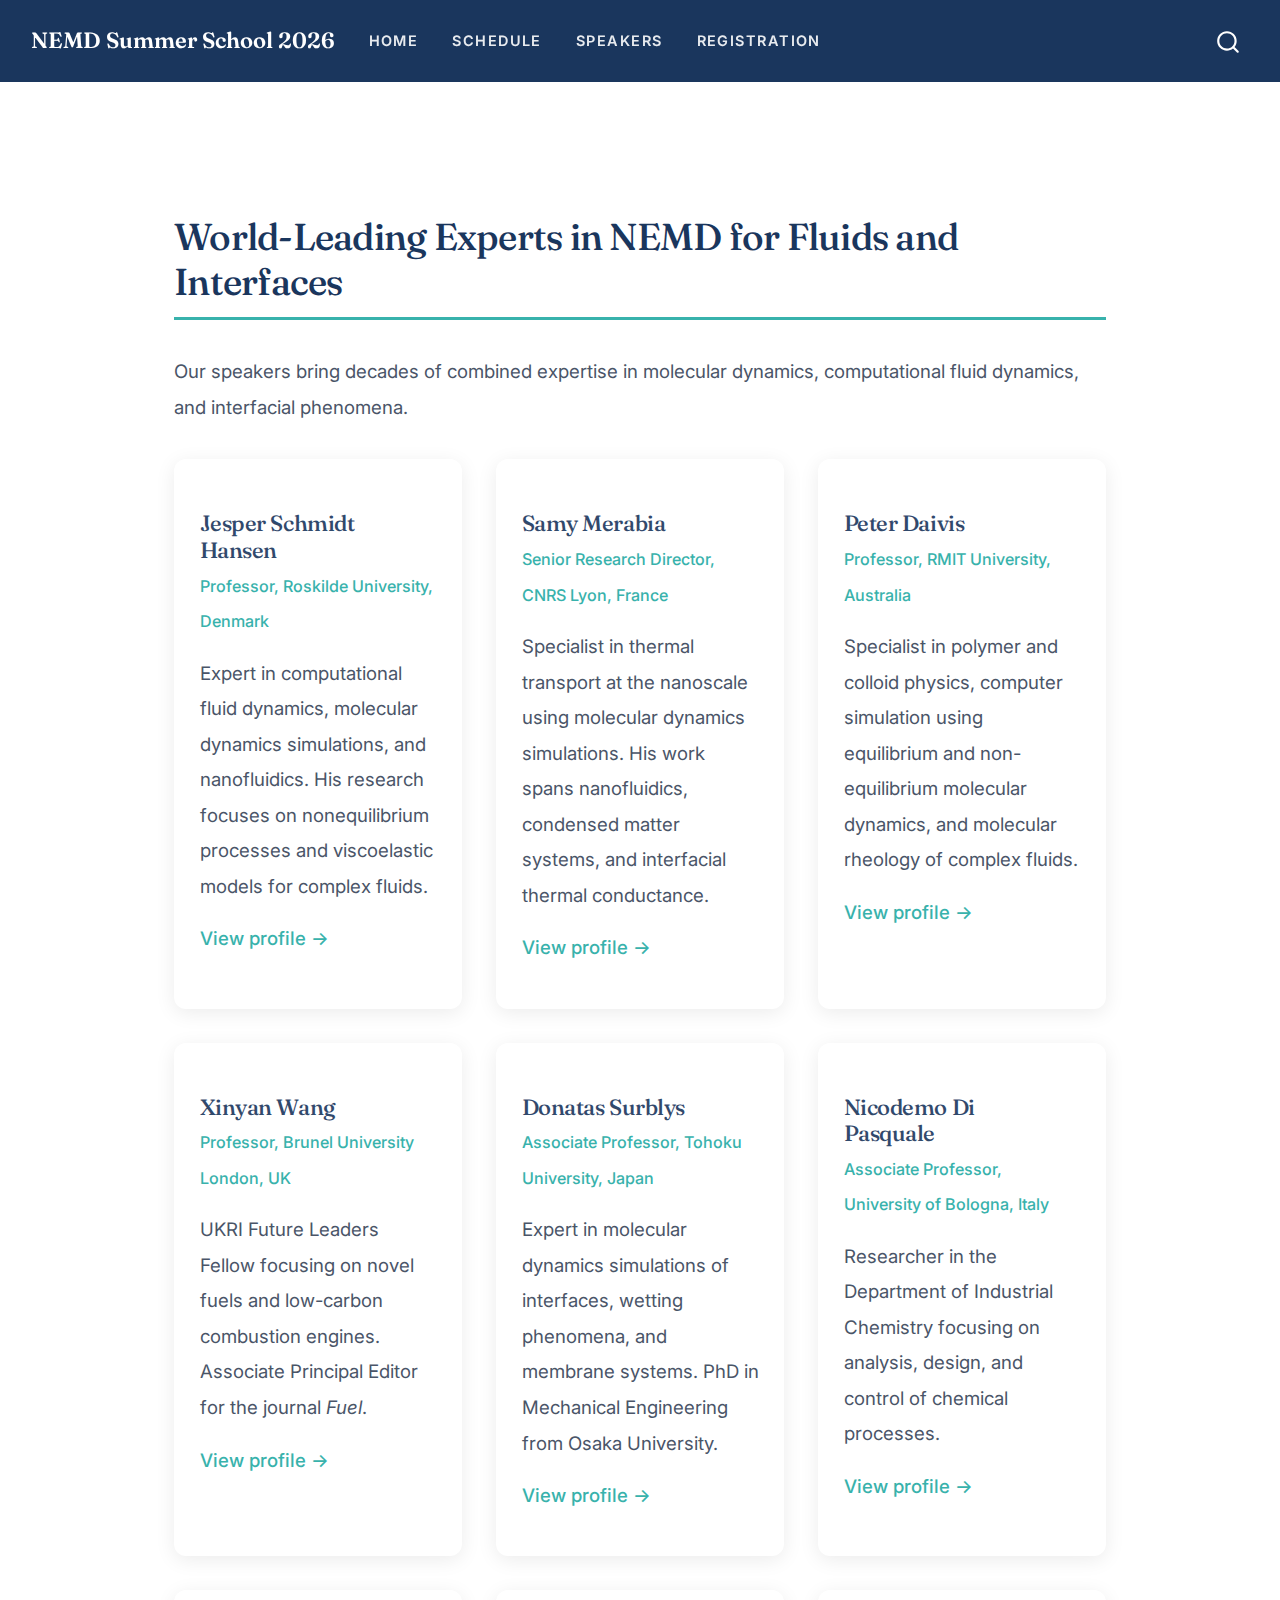
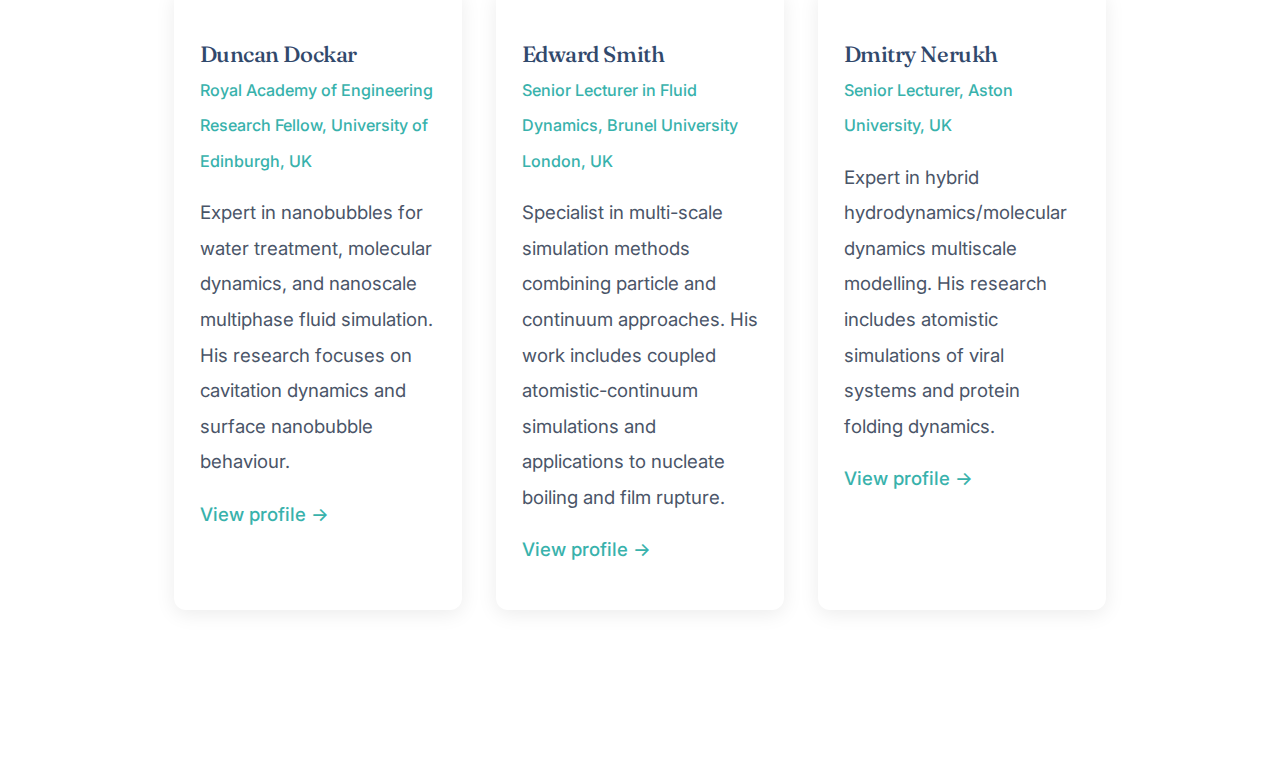
<file: speakers.html>
<!DOCTYPE html>
<html xmlns="http://www.w3.org/1999/xhtml" lang="en" xml:lang="en"><head>

<meta charset="utf-8">
<meta name="generator" content="quarto-1.8.26">

<meta name="viewport" content="width=device-width, initial-scale=1.0, user-scalable=yes">


<title>Speakers – NEMD Summer School 2026</title>
<style>
code{white-space: pre-wrap;}
span.smallcaps{font-variant: small-caps;}
div.columns{display: flex; gap: min(4vw, 1.5em);}
div.column{flex: auto; overflow-x: auto;}
div.hanging-indent{margin-left: 1.5em; text-indent: -1.5em;}
ul.task-list{list-style: none;}
ul.task-list li input[type="checkbox"] {
  width: 0.8em;
  margin: 0 0.8em 0.2em -1em; /* quarto-specific, see https://github.com/quarto-dev/quarto-cli/issues/4556 */ 
  vertical-align: middle;
}
</style>


<script src="site_libs/quarto-nav/quarto-nav.js"></script>
<script src="site_libs/quarto-nav/headroom.min.js"></script>
<script src="site_libs/clipboard/clipboard.min.js"></script>
<script src="site_libs/quarto-search/autocomplete.umd.js"></script>
<script src="site_libs/quarto-search/fuse.min.js"></script>
<script src="site_libs/quarto-search/quarto-search.js"></script>
<meta name="quarto:offset" content="./">
<link href="./images/favicon.png" rel="icon" type="image/png">
<script src="site_libs/quarto-html/quarto.js" type="module"></script>
<script src="site_libs/quarto-html/tabsets/tabsets.js" type="module"></script>
<script src="site_libs/quarto-html/axe/axe-check.js" type="module"></script>
<script src="site_libs/quarto-html/popper.min.js"></script>
<script src="site_libs/quarto-html/tippy.umd.min.js"></script>
<script src="site_libs/quarto-html/anchor.min.js"></script>
<link href="site_libs/quarto-html/tippy.css" rel="stylesheet">
<link href="site_libs/quarto-html/quarto-syntax-highlighting-587c61ba64f3a5504c4d52d930310e48.css" rel="stylesheet" id="quarto-text-highlighting-styles">
<script src="site_libs/bootstrap/bootstrap.min.js"></script>
<link href="site_libs/bootstrap/bootstrap-icons.css" rel="stylesheet">
<link href="site_libs/bootstrap/bootstrap-55ee69605aa1f1590656c1c2ca7f8fe1.min.css" rel="stylesheet" append-hash="true" id="quarto-bootstrap" data-mode="light">
<script id="quarto-search-options" type="application/json">{
  "location": "navbar",
  "copy-button": false,
  "collapse-after": 3,
  "panel-placement": "end",
  "type": "overlay",
  "limit": 50,
  "keyboard-shortcut": [
    "f",
    "/",
    "s"
  ],
  "show-item-context": false,
  "language": {
    "search-no-results-text": "No results",
    "search-matching-documents-text": "matching documents",
    "search-copy-link-title": "Copy link to search",
    "search-hide-matches-text": "Hide additional matches",
    "search-more-match-text": "more match in this document",
    "search-more-matches-text": "more matches in this document",
    "search-clear-button-title": "Clear",
    "search-text-placeholder": "",
    "search-detached-cancel-button-title": "Cancel",
    "search-submit-button-title": "Submit",
    "search-label": "Search"
  }
}</script>
<link rel="preconnect" href="https://fonts.googleapis.com">
<link rel="preconnect" href="https://fonts.gstatic.com" crossorigin="">
<link href="https://fonts.googleapis.com/css2?family=Fraunces:opsz,wght@9..144,300;9..144,400;9..144,500;9..144,600;9..144,700&amp;family=Inter:wght@300;400;500;600;700&amp;display=swap" rel="stylesheet">


<link rel="stylesheet" href="styles.css">
</head>

<body class="nav-fixed quarto-light">

<div id="quarto-search-results"></div>
  <header id="quarto-header" class="headroom fixed-top">
    <nav class="navbar navbar-expand-lg " data-bs-theme="dark">
      <div class="navbar-container container-fluid">
      <div class="navbar-brand-container mx-auto">
    <a class="navbar-brand" href="./index.html">
    <span class="navbar-title">NEMD Summer School 2026</span>
    </a>
  </div>
            <div id="quarto-search" class="" title="Search"></div>
          <button class="navbar-toggler" type="button" data-bs-toggle="collapse" data-bs-target="#navbarCollapse" aria-controls="navbarCollapse" role="menu" aria-expanded="false" aria-label="Toggle navigation" onclick="if (window.quartoToggleHeadroom) { window.quartoToggleHeadroom(); }">
  <span class="navbar-toggler-icon"></span>
</button>
          <div class="collapse navbar-collapse" id="navbarCollapse">
            <ul class="navbar-nav navbar-nav-scroll me-auto">
  <li class="nav-item">
    <a class="nav-link" href="./index.html"> 
<span class="menu-text">Home</span></a>
  </li>  
  <li class="nav-item">
    <a class="nav-link" href="./schedule.html"> 
<span class="menu-text">Schedule</span></a>
  </li>  
  <li class="nav-item">
    <a class="nav-link active" href="./speakers.html" aria-current="page"> 
<span class="menu-text">Speakers</span></a>
  </li>  
  <li class="nav-item">
    <a class="nav-link" href="./registration.html"> 
<span class="menu-text">Registration</span></a>
  </li>  
</ul>
          </div> <!-- /navcollapse -->
            <div class="quarto-navbar-tools">
</div>
      </div> <!-- /container-fluid -->
    </nav>
</header>
<!-- content -->
<div id="quarto-content" class="quarto-container page-columns page-rows-contents page-layout-full page-navbar">
<!-- sidebar -->
<!-- margin-sidebar -->
    
<!-- main -->
<main class="content column-page" id="quarto-document-content">

<header id="title-block-header" class="quarto-title-block default">
<div class="quarto-title">
<h1 class="title">Speakers</h1>
</div>



<div class="quarto-title-meta column-page">

    
  
    
  </div>
  


</header>


<section id="world-leading-experts-in-nemd-for-fluids-and-interfaces" class="level2 content-section">
<h2 class="anchored" data-anchor-id="world-leading-experts-in-nemd-for-fluids-and-interfaces">World-Leading Experts in NEMD for Fluids and Interfaces</h2>
<p>Our speakers bring decades of combined expertise in molecular dynamics, computational fluid dynamics, and interfacial phenomena.</p>
<div class="speaker-grid">
<div class="speaker-card">
<section id="jesper-schmidt-hansen" class="level3 speaker-info">
<h3 class="anchored" data-anchor-id="jesper-schmidt-hansen">Jesper Schmidt Hansen</h3>
<p><span class="affiliation">Professor, Roskilde University, Denmark</span></p>
<p>Expert in computational fluid dynamics, molecular dynamics simulations, and nanofluidics. His research focuses on nonequilibrium processes and viscoelastic models for complex fluids.</p>
<p><a href="https://forskning.ruc.dk/en/persons/jschmidt/">View profile →</a></p>
</section>
</div>
<div class="speaker-card">
<section id="samy-merabia" class="level3 speaker-info">
<h3 class="anchored" data-anchor-id="samy-merabia">Samy Merabia</h3>
<p><span class="affiliation">Senior Research Director, CNRS Lyon, France</span></p>
<p>Specialist in thermal transport at the nanoscale using molecular dynamics simulations. His work spans nanofluidics, condensed matter systems, and interfacial thermal conductance.</p>
<p><a href="https://www.smerabia.net/">View profile →</a></p>
</section>
</div>
<div class="speaker-card">
<section id="peter-daivis" class="level3 speaker-info">
<h3 class="anchored" data-anchor-id="peter-daivis">Peter Daivis</h3>
<p><span class="affiliation">Professor, RMIT University, Australia</span></p>
<p>Specialist in polymer and colloid physics, computer simulation using equilibrium and non-equilibrium molecular dynamics, and molecular rheology of complex fluids.</p>
<p><a href="https://www.rmit.edu.au/profiles/d/peter-daivis">View profile →</a></p>
</section>
</div>
<div class="speaker-card">
<section id="xinyan-wang" class="level3 speaker-info">
<h3 class="anchored" data-anchor-id="xinyan-wang">Xinyan Wang</h3>
<p><span class="affiliation">Professor, Brunel University London, UK</span></p>
<p>UKRI Future Leaders Fellow focusing on novel fuels and low-carbon combustion engines. Associate Principal Editor for the journal <em>Fuel</em>.</p>
<p><a href="https://www.brunel.ac.uk/people/xinyan-wang">View profile →</a></p>
</section>
</div>
<div class="speaker-card">
<section id="donatas-surblys" class="level3 speaker-info">
<h3 class="anchored" data-anchor-id="donatas-surblys">Donatas Surblys</h3>
<p><span class="affiliation">Associate Professor, Tohoku University, Japan</span></p>
<p>Expert in molecular dynamics simulations of interfaces, wetting phenomena, and membrane systems. PhD in Mechanical Engineering from Osaka University.</p>
<p><a href="https://www.ifs.tohoku.ac.jp/mht/jp/members/donatas.html">View profile →</a></p>
</section>
</div>
<div class="speaker-card">
<section id="nicodemo-di-pasquale" class="level3 speaker-info">
<h3 class="anchored" data-anchor-id="nicodemo-di-pasquale">Nicodemo Di Pasquale</h3>
<p><span class="affiliation">Associate Professor, University of Bologna, Italy</span></p>
<p>Researcher in the Department of Industrial Chemistry focusing on analysis, design, and control of chemical processes.</p>
<p><a href="https://www.unibo.it/sitoweb/nicodemo.dipasquale/en">View profile →</a></p>
</section>
</div>
<div class="speaker-card">
<section id="duncan-dockar" class="level3 speaker-info">
<h3 class="anchored" data-anchor-id="duncan-dockar">Duncan Dockar</h3>
<p><span class="affiliation">Royal Academy of Engineering Research Fellow, University of Edinburgh, UK</span></p>
<p>Expert in nanobubbles for water treatment, molecular dynamics, and nanoscale multiphase fluid simulation. His research focuses on cavitation dynamics and surface nanobubble behaviour.</p>
<p><a href="https://multiscaleflowx.github.io/team/dockar-duncan/">View profile →</a></p>
</section>
</div>
<div class="speaker-card">
<section id="edward-smith" class="level3 speaker-info">
<h3 class="anchored" data-anchor-id="edward-smith">Edward Smith</h3>
<p><span class="affiliation">Senior Lecturer in Fluid Dynamics, Brunel University London, UK</span></p>
<p>Specialist in multi-scale simulation methods combining particle and continuum approaches. His work includes coupled atomistic-continuum simulations and applications to nucleate boiling and film rupture.</p>
<p><a href="https://www.brunel.ac.uk/people/edward-smith">View profile →</a></p>
</section>
</div>
<div class="speaker-card">
<section id="dmitry-nerukh" class="level3 speaker-info">
<h3 class="anchored" data-anchor-id="dmitry-nerukh">Dmitry Nerukh</h3>
<p><span class="affiliation">Senior Lecturer, Aston University, UK</span></p>
<p>Expert in hybrid hydrodynamics/molecular dynamics multiscale modelling. His research includes atomistic simulations of viral systems and protein folding dynamics.</p>
<p><a href="https://research.aston.ac.uk/en/persons/dmitry-nerukh">View profile →</a></p>
</section>
</div>
</div>
</section>



</main> <!-- /main -->
<script id="quarto-html-after-body" type="application/javascript">
  window.document.addEventListener("DOMContentLoaded", function (event) {
    const icon = "";
    const anchorJS = new window.AnchorJS();
    anchorJS.options = {
      placement: 'right',
      icon: icon
    };
    anchorJS.add('.anchored');
    const isCodeAnnotation = (el) => {
      for (const clz of el.classList) {
        if (clz.startsWith('code-annotation-')) {                     
          return true;
        }
      }
      return false;
    }
    const onCopySuccess = function(e) {
      // button target
      const button = e.trigger;
      // don't keep focus
      button.blur();
      // flash "checked"
      button.classList.add('code-copy-button-checked');
      var currentTitle = button.getAttribute("title");
      button.setAttribute("title", "Copied!");
      let tooltip;
      if (window.bootstrap) {
        button.setAttribute("data-bs-toggle", "tooltip");
        button.setAttribute("data-bs-placement", "left");
        button.setAttribute("data-bs-title", "Copied!");
        tooltip = new bootstrap.Tooltip(button, 
          { trigger: "manual", 
            customClass: "code-copy-button-tooltip",
            offset: [0, -8]});
        tooltip.show();    
      }
      setTimeout(function() {
        if (tooltip) {
          tooltip.hide();
          button.removeAttribute("data-bs-title");
          button.removeAttribute("data-bs-toggle");
          button.removeAttribute("data-bs-placement");
        }
        button.setAttribute("title", currentTitle);
        button.classList.remove('code-copy-button-checked');
      }, 1000);
      // clear code selection
      e.clearSelection();
    }
    const getTextToCopy = function(trigger) {
      const outerScaffold = trigger.parentElement.cloneNode(true);
      const codeEl = outerScaffold.querySelector('code');
      for (const childEl of codeEl.children) {
        if (isCodeAnnotation(childEl)) {
          childEl.remove();
        }
      }
      return codeEl.innerText;
    }
    const clipboard = new window.ClipboardJS('.code-copy-button:not([data-in-quarto-modal])', {
      text: getTextToCopy
    });
    clipboard.on('success', onCopySuccess);
    if (window.document.getElementById('quarto-embedded-source-code-modal')) {
      const clipboardModal = new window.ClipboardJS('.code-copy-button[data-in-quarto-modal]', {
        text: getTextToCopy,
        container: window.document.getElementById('quarto-embedded-source-code-modal')
      });
      clipboardModal.on('success', onCopySuccess);
    }
      var localhostRegex = new RegExp(/^(?:http|https):\/\/localhost\:?[0-9]*\//);
      var mailtoRegex = new RegExp(/^mailto:/);
        var filterRegex = new RegExp("https:\/\/RohitWPillai\.github\.io\/nemd-summer-school-2026");
      var isInternal = (href) => {
          return filterRegex.test(href) || localhostRegex.test(href) || mailtoRegex.test(href);
      }
      // Inspect non-navigation links and adorn them if external
     var links = window.document.querySelectorAll('a[href]:not(.nav-link):not(.navbar-brand):not(.toc-action):not(.sidebar-link):not(.sidebar-item-toggle):not(.pagination-link):not(.no-external):not([aria-hidden]):not(.dropdown-item):not(.quarto-navigation-tool):not(.about-link)');
      for (var i=0; i<links.length; i++) {
        const link = links[i];
        if (!isInternal(link.href)) {
          // undo the damage that might have been done by quarto-nav.js in the case of
          // links that we want to consider external
          if (link.dataset.originalHref !== undefined) {
            link.href = link.dataset.originalHref;
          }
        }
      }
    function tippyHover(el, contentFn, onTriggerFn, onUntriggerFn) {
      const config = {
        allowHTML: true,
        maxWidth: 500,
        delay: 100,
        arrow: false,
        appendTo: function(el) {
            return el.parentElement;
        },
        interactive: true,
        interactiveBorder: 10,
        theme: 'quarto',
        placement: 'bottom-start',
      };
      if (contentFn) {
        config.content = contentFn;
      }
      if (onTriggerFn) {
        config.onTrigger = onTriggerFn;
      }
      if (onUntriggerFn) {
        config.onUntrigger = onUntriggerFn;
      }
      window.tippy(el, config); 
    }
    const noterefs = window.document.querySelectorAll('a[role="doc-noteref"]');
    for (var i=0; i<noterefs.length; i++) {
      const ref = noterefs[i];
      tippyHover(ref, function() {
        // use id or data attribute instead here
        let href = ref.getAttribute('data-footnote-href') || ref.getAttribute('href');
        try { href = new URL(href).hash; } catch {}
        const id = href.replace(/^#\/?/, "");
        const note = window.document.getElementById(id);
        if (note) {
          return note.innerHTML;
        } else {
          return "";
        }
      });
    }
    const xrefs = window.document.querySelectorAll('a.quarto-xref');
    const processXRef = (id, note) => {
      // Strip column container classes
      const stripColumnClz = (el) => {
        el.classList.remove("page-full", "page-columns");
        if (el.children) {
          for (const child of el.children) {
            stripColumnClz(child);
          }
        }
      }
      stripColumnClz(note)
      if (id === null || id.startsWith('sec-')) {
        // Special case sections, only their first couple elements
        const container = document.createElement("div");
        if (note.children && note.children.length > 2) {
          container.appendChild(note.children[0].cloneNode(true));
          for (let i = 1; i < note.children.length; i++) {
            const child = note.children[i];
            if (child.tagName === "P" && child.innerText === "") {
              continue;
            } else {
              container.appendChild(child.cloneNode(true));
              break;
            }
          }
          if (window.Quarto?.typesetMath) {
            window.Quarto.typesetMath(container);
          }
          return container.innerHTML
        } else {
          if (window.Quarto?.typesetMath) {
            window.Quarto.typesetMath(note);
          }
          return note.innerHTML;
        }
      } else {
        // Remove any anchor links if they are present
        const anchorLink = note.querySelector('a.anchorjs-link');
        if (anchorLink) {
          anchorLink.remove();
        }
        if (window.Quarto?.typesetMath) {
          window.Quarto.typesetMath(note);
        }
        if (note.classList.contains("callout")) {
          return note.outerHTML;
        } else {
          return note.innerHTML;
        }
      }
    }
    for (var i=0; i<xrefs.length; i++) {
      const xref = xrefs[i];
      tippyHover(xref, undefined, function(instance) {
        instance.disable();
        let url = xref.getAttribute('href');
        let hash = undefined; 
        if (url.startsWith('#')) {
          hash = url;
        } else {
          try { hash = new URL(url).hash; } catch {}
        }
        if (hash) {
          const id = hash.replace(/^#\/?/, "");
          const note = window.document.getElementById(id);
          if (note !== null) {
            try {
              const html = processXRef(id, note.cloneNode(true));
              instance.setContent(html);
            } finally {
              instance.enable();
              instance.show();
            }
          } else {
            // See if we can fetch this
            fetch(url.split('#')[0])
            .then(res => res.text())
            .then(html => {
              const parser = new DOMParser();
              const htmlDoc = parser.parseFromString(html, "text/html");
              const note = htmlDoc.getElementById(id);
              if (note !== null) {
                const html = processXRef(id, note);
                instance.setContent(html);
              } 
            }).finally(() => {
              instance.enable();
              instance.show();
            });
          }
        } else {
          // See if we can fetch a full url (with no hash to target)
          // This is a special case and we should probably do some content thinning / targeting
          fetch(url)
          .then(res => res.text())
          .then(html => {
            const parser = new DOMParser();
            const htmlDoc = parser.parseFromString(html, "text/html");
            const note = htmlDoc.querySelector('main.content');
            if (note !== null) {
              // This should only happen for chapter cross references
              // (since there is no id in the URL)
              // remove the first header
              if (note.children.length > 0 && note.children[0].tagName === "HEADER") {
                note.children[0].remove();
              }
              const html = processXRef(null, note);
              instance.setContent(html);
            } 
          }).finally(() => {
            instance.enable();
            instance.show();
          });
        }
      }, function(instance) {
      });
    }
        let selectedAnnoteEl;
        const selectorForAnnotation = ( cell, annotation) => {
          let cellAttr = 'data-code-cell="' + cell + '"';
          let lineAttr = 'data-code-annotation="' +  annotation + '"';
          const selector = 'span[' + cellAttr + '][' + lineAttr + ']';
          return selector;
        }
        const selectCodeLines = (annoteEl) => {
          const doc = window.document;
          const targetCell = annoteEl.getAttribute("data-target-cell");
          const targetAnnotation = annoteEl.getAttribute("data-target-annotation");
          const annoteSpan = window.document.querySelector(selectorForAnnotation(targetCell, targetAnnotation));
          const lines = annoteSpan.getAttribute("data-code-lines").split(",");
          const lineIds = lines.map((line) => {
            return targetCell + "-" + line;
          })
          let top = null;
          let height = null;
          let parent = null;
          if (lineIds.length > 0) {
              //compute the position of the single el (top and bottom and make a div)
              const el = window.document.getElementById(lineIds[0]);
              top = el.offsetTop;
              height = el.offsetHeight;
              parent = el.parentElement.parentElement;
            if (lineIds.length > 1) {
              const lastEl = window.document.getElementById(lineIds[lineIds.length - 1]);
              const bottom = lastEl.offsetTop + lastEl.offsetHeight;
              height = bottom - top;
            }
            if (top !== null && height !== null && parent !== null) {
              // cook up a div (if necessary) and position it 
              let div = window.document.getElementById("code-annotation-line-highlight");
              if (div === null) {
                div = window.document.createElement("div");
                div.setAttribute("id", "code-annotation-line-highlight");
                div.style.position = 'absolute';
                parent.appendChild(div);
              }
              div.style.top = top - 2 + "px";
              div.style.height = height + 4 + "px";
              div.style.left = 0;
              let gutterDiv = window.document.getElementById("code-annotation-line-highlight-gutter");
              if (gutterDiv === null) {
                gutterDiv = window.document.createElement("div");
                gutterDiv.setAttribute("id", "code-annotation-line-highlight-gutter");
                gutterDiv.style.position = 'absolute';
                const codeCell = window.document.getElementById(targetCell);
                const gutter = codeCell.querySelector('.code-annotation-gutter');
                gutter.appendChild(gutterDiv);
              }
              gutterDiv.style.top = top - 2 + "px";
              gutterDiv.style.height = height + 4 + "px";
            }
            selectedAnnoteEl = annoteEl;
          }
        };
        const unselectCodeLines = () => {
          const elementsIds = ["code-annotation-line-highlight", "code-annotation-line-highlight-gutter"];
          elementsIds.forEach((elId) => {
            const div = window.document.getElementById(elId);
            if (div) {
              div.remove();
            }
          });
          selectedAnnoteEl = undefined;
        };
          // Handle positioning of the toggle
      window.addEventListener(
        "resize",
        throttle(() => {
          elRect = undefined;
          if (selectedAnnoteEl) {
            selectCodeLines(selectedAnnoteEl);
          }
        }, 10)
      );
      function throttle(fn, ms) {
      let throttle = false;
      let timer;
        return (...args) => {
          if(!throttle) { // first call gets through
              fn.apply(this, args);
              throttle = true;
          } else { // all the others get throttled
              if(timer) clearTimeout(timer); // cancel #2
              timer = setTimeout(() => {
                fn.apply(this, args);
                timer = throttle = false;
              }, ms);
          }
        };
      }
        // Attach click handler to the DT
        const annoteDls = window.document.querySelectorAll('dt[data-target-cell]');
        for (const annoteDlNode of annoteDls) {
          annoteDlNode.addEventListener('click', (event) => {
            const clickedEl = event.target;
            if (clickedEl !== selectedAnnoteEl) {
              unselectCodeLines();
              const activeEl = window.document.querySelector('dt[data-target-cell].code-annotation-active');
              if (activeEl) {
                activeEl.classList.remove('code-annotation-active');
              }
              selectCodeLines(clickedEl);
              clickedEl.classList.add('code-annotation-active');
            } else {
              // Unselect the line
              unselectCodeLines();
              clickedEl.classList.remove('code-annotation-active');
            }
          });
        }
    const findCites = (el) => {
      const parentEl = el.parentElement;
      if (parentEl) {
        const cites = parentEl.dataset.cites;
        if (cites) {
          return {
            el,
            cites: cites.split(' ')
          };
        } else {
          return findCites(el.parentElement)
        }
      } else {
        return undefined;
      }
    };
    var bibliorefs = window.document.querySelectorAll('a[role="doc-biblioref"]');
    for (var i=0; i<bibliorefs.length; i++) {
      const ref = bibliorefs[i];
      const citeInfo = findCites(ref);
      if (citeInfo) {
        tippyHover(citeInfo.el, function() {
          var popup = window.document.createElement('div');
          citeInfo.cites.forEach(function(cite) {
            var citeDiv = window.document.createElement('div');
            citeDiv.classList.add('hanging-indent');
            citeDiv.classList.add('csl-entry');
            var biblioDiv = window.document.getElementById('ref-' + cite);
            if (biblioDiv) {
              citeDiv.innerHTML = biblioDiv.innerHTML;
            }
            popup.appendChild(citeDiv);
          });
          return popup.innerHTML;
        });
      }
    }
  });
  </script>
</div> <!-- /content -->




</body></html>
</file>
<file: site_libs/quarto-html/tippy.css>
.tippy-box[data-animation=fade][data-state=hidden]{opacity:0}[data-tippy-root]{max-width:calc(100vw - 10px)}.tippy-box{position:relative;background-color:#333;color:#fff;border-radius:4px;font-size:14px;line-height:1.4;white-space:normal;outline:0;transition-property:transform,visibility,opacity}.tippy-box[data-placement^=top]>.tippy-arrow{bottom:0}.tippy-box[data-placement^=top]>.tippy-arrow:before{bottom:-7px;left:0;border-width:8px 8px 0;border-top-color:initial;transform-origin:center top}.tippy-box[data-placement^=bottom]>.tippy-arrow{top:0}.tippy-box[data-placement^=bottom]>.tippy-arrow:before{top:-7px;left:0;border-width:0 8px 8px;border-bottom-color:initial;transform-origin:center bottom}.tippy-box[data-placement^=left]>.tippy-arrow{right:0}.tippy-box[data-placement^=left]>.tippy-arrow:before{border-width:8px 0 8px 8px;border-left-color:initial;right:-7px;transform-origin:center left}.tippy-box[data-placement^=right]>.tippy-arrow{left:0}.tippy-box[data-placement^=right]>.tippy-arrow:before{left:-7px;border-width:8px 8px 8px 0;border-right-color:initial;transform-origin:center right}.tippy-box[data-inertia][data-state=visible]{transition-timing-function:cubic-bezier(.54,1.5,.38,1.11)}.tippy-arrow{width:16px;height:16px;color:#333}.tippy-arrow:before{content:"";position:absolute;border-color:transparent;border-style:solid}.tippy-content{position:relative;padding:5px 9px;z-index:1}
</file>
<file: site_libs/quarto-html/quarto-syntax-highlighting-ed96de9b727972fe78a7b5d16c58bf87.css>
/* quarto syntax highlight colors */
:root {
  --quarto-hl-ot-color: #003B4F;
  --quarto-hl-at-color: #657422;
  --quarto-hl-ss-color: #20794D;
  --quarto-hl-an-color: #5E5E5E;
  --quarto-hl-fu-color: #4758AB;
  --quarto-hl-st-color: #20794D;
  --quarto-hl-cf-color: #003B4F;
  --quarto-hl-op-color: #5E5E5E;
  --quarto-hl-er-color: #AD0000;
  --quarto-hl-bn-color: #AD0000;
  --quarto-hl-al-color: #AD0000;
  --quarto-hl-va-color: #111111;
  --quarto-hl-bu-color: inherit;
  --quarto-hl-ex-color: inherit;
  --quarto-hl-pp-color: #AD0000;
  --quarto-hl-in-color: #5E5E5E;
  --quarto-hl-vs-color: #20794D;
  --quarto-hl-wa-color: #5E5E5E;
  --quarto-hl-do-color: #5E5E5E;
  --quarto-hl-im-color: #00769E;
  --quarto-hl-ch-color: #20794D;
  --quarto-hl-dt-color: #AD0000;
  --quarto-hl-fl-color: #AD0000;
  --quarto-hl-co-color: #5E5E5E;
  --quarto-hl-cv-color: #5E5E5E;
  --quarto-hl-cn-color: #8f5902;
  --quarto-hl-sc-color: #5E5E5E;
  --quarto-hl-dv-color: #AD0000;
  --quarto-hl-kw-color: #003B4F;
}

/* other quarto variables */
:root {
  --quarto-font-monospace: SFMono-Regular, Menlo, Monaco, Consolas, "Liberation Mono", "Courier New", monospace;
}

/* syntax highlight based on Pandoc's rules */
pre > code.sourceCode > span {
  color: #003B4F;
}

code.sourceCode > span {
  color: #003B4F;
}

div.sourceCode,
div.sourceCode pre.sourceCode {
  color: #003B4F;
}

/* Normal */
code span {
  color: #003B4F;
}

/* Alert */
code span.al {
  color: #AD0000;
  font-style: inherit;
}

/* Annotation */
code span.an {
  color: #5E5E5E;
  font-style: inherit;
}

/* Attribute */
code span.at {
  color: #657422;
  font-style: inherit;
}

/* BaseN */
code span.bn {
  color: #AD0000;
  font-style: inherit;
}

/* BuiltIn */
code span.bu {
  font-style: inherit;
}

/* ControlFlow */
code span.cf {
  color: #003B4F;
  font-weight: bold;
  font-style: inherit;
}

/* Char */
code span.ch {
  color: #20794D;
  font-style: inherit;
}

/* Constant */
code span.cn {
  color: #8f5902;
  font-style: inherit;
}

/* Comment */
code span.co {
  color: #5E5E5E;
  font-style: inherit;
}

/* CommentVar */
code span.cv {
  color: #5E5E5E;
  font-style: italic;
}

/* Documentation */
code span.do {
  color: #5E5E5E;
  font-style: italic;
}

/* DataType */
code span.dt {
  color: #AD0000;
  font-style: inherit;
}

/* DecVal */
code span.dv {
  color: #AD0000;
  font-style: inherit;
}

/* Error */
code span.er {
  color: #AD0000;
  font-style: inherit;
}

/* Extension */
code span.ex {
  font-style: inherit;
}

/* Float */
code span.fl {
  color: #AD0000;
  font-style: inherit;
}

/* Function */
code span.fu {
  color: #4758AB;
  font-style: inherit;
}

/* Import */
code span.im {
  color: #00769E;
  font-style: inherit;
}

/* Information */
code span.in {
  color: #5E5E5E;
  font-style: inherit;
}

/* Keyword */
code span.kw {
  color: #003B4F;
  font-weight: bold;
  font-style: inherit;
}

/* Operator */
code span.op {
  color: #5E5E5E;
  font-style: inherit;
}

/* Other */
code span.ot {
  color: #003B4F;
  font-style: inherit;
}

/* Preprocessor */
code span.pp {
  color: #AD0000;
  font-style: inherit;
}

/* SpecialChar */
code span.sc {
  color: #5E5E5E;
  font-style: inherit;
}

/* SpecialString */
code span.ss {
  color: #20794D;
  font-style: inherit;
}

/* String */
code span.st {
  color: #20794D;
  font-style: inherit;
}

/* Variable */
code span.va {
  color: #111111;
  font-style: inherit;
}

/* VerbatimString */
code span.vs {
  color: #20794D;
  font-style: inherit;
}

/* Warning */
code span.wa {
  color: #5E5E5E;
  font-style: italic;
}

.prevent-inlining {
  content: "</";
}

/*# sourceMappingURL=0920dd6d7437995b8cdf7429764427b1.css.map */
</file>
<file: styles.css>
/* ============================================
   NEMD Summer School 2026 - Website Styles
   ============================================ */

/* ===== CSS Variables ===== */
:root {
  --primary: #1a365d;       /* Deep blue */
  --primary-light: #2c5282;
  --accent: #38b2ac;        /* Teal - fluids theme */
  --accent-light: #4fd1c5;
  --text-dark: #1a202c;
  --text-light: #f7fafc;
  --bg-light: #f7fafc;
}

/* ===== Global Typography ===== */
body {
  font-family: 'Inter', -apple-system, BlinkMacSystemFont, sans-serif;
  font-size: 1.05rem;
  line-height: 1.7;
  color: var(--text-dark);
}

h1, h2, h3, h4, h5, h6 {
  font-family: "Fraunces", serif;
  font-weight: 500;
  color: var(--primary);
  letter-spacing: -0.02em;
}

/* ===== Navbar ===== */
.navbar {
  padding: 1rem 2rem;
  background: var(--primary) !important;
  width: 100%;
  z-index: 1000;
}

.navbar-brand, .navbar-title {
  font-family: "Fraunces", serif;
  font-size: 1.3rem;
  font-weight: 600;
  color: white !important;
}

.navbar-nav .nav-link {
  text-transform: uppercase;
  font-size: 0.85rem;
  font-weight: 600;
  letter-spacing: 0.1em;
  color: rgba(255, 255, 255, 0.9) !important;
  padding: 0.5rem 1rem !important;
  transition: color 0.2s ease;
}

.navbar-nav .nav-link:hover {
  color: var(--accent-light) !important;
}

.navbar-toggler-icon {
  filter: invert(1);
}

.navbar .bi-search,
.navbar .navbar-toggler,
.navbar .aa-DetachedSearchButton,
.navbar [aria-label="Search"] {
  color: white !important;
}

.navbar button.navbar-toggler {
  border-color: rgba(255, 255, 255, 0.5);
}

.navbar .aa-DetachedSearchButton svg,
.navbar .aa-SubmitIcon {
  color: white !important;
  fill: white !important;
}

/* ===== Hero Section ===== */
.hero {
  min-height: 100vh;
  display: flex;
  align-items: center;
  justify-content: center;
  text-align: center;
  position: relative;
  background: linear-gradient(rgba(26, 54, 93, 0.75), rgba(26, 54, 93, 0.85)),
              url('images/hero.png') center center / cover no-repeat;
  color: white;
  padding: 2rem;
}

.hero-content {
  max-width: 900px;
  z-index: 1;
}

.hero h1 {
  font-family: "Fraunces", serif;
  font-size: 3.5rem;
  font-weight: 500;
  color: white;
  margin-bottom: 1rem;
  line-height: 1.1;
}

.hero .subtitle {
  font-size: 1.4rem;
  font-weight: 300;
  margin-bottom: 2rem;
  opacity: 0.95;
}

.hero .event-details {
  font-size: 1.2rem;
  font-weight: 500;
  margin-bottom: 2.5rem;
  letter-spacing: 0.05em;
}

.hero .event-details span {
  display: inline-block;
  margin: 0 1rem;
}

.btn-register {
  display: inline-block;
  padding: 1rem 2.5rem;
  background: var(--accent);
  color: white;
  font-family: "Inter", sans-serif;
  font-weight: 600;
  font-size: 1rem;
  text-transform: uppercase;
  letter-spacing: 0.1em;
  text-decoration: none;
  border-radius: 50px;
  transition: all 0.3s ease;
  border: 2px solid var(--accent);
}

.btn-register:hover {
  background: transparent;
  color: white;
  border-color: white;
  transform: translateY(-3px);
  box-shadow: 0 10px 30px rgba(0, 0, 0, 0.3);
}

/* ===== Content Sections ===== */
.content-section {
  padding: 5rem 2rem;
  max-width: 1000px;
  margin: 0 auto;
}

.content-section h2 {
  font-size: 2.2rem;
  margin-bottom: 2rem;
  padding-bottom: 0.75rem;
  border-bottom: 3px solid var(--accent);
  display: inline-block;
}

.content-section p {
  font-size: 1.1rem;
  line-height: 1.9;
  color: #4a5568;
}

.content-section ul,
.content-section li {
  font-size: 1.1rem;
  line-height: 1.9;
  color: #4a5568;
}

/* ===== Conference Banner ===== */
.conference-banner {
  background: linear-gradient(135deg, var(--primary) 0%, var(--primary-light) 100%);
  color: white;
  padding: 3rem 2rem;
  text-align: center;
}

.conference-banner h3 {
  color: white;
  font-size: 1.5rem;
  margin-bottom: 0.5rem;
}

.conference-banner p {
  font-size: 1.1rem;
  opacity: 0.9;
  margin: 0;
}

/* ===== Speaker Cards ===== */
.speaker-grid {
  display: grid;
  grid-template-columns: repeat(auto-fill, minmax(280px, 1fr));
  gap: 2rem;
  margin-top: 2rem;
}

.speaker-card {
  background: white;
  border-radius: 12px;
  box-shadow: 0 4px 20px rgba(0, 0, 0, 0.08);
  overflow: hidden;
  transition: transform 0.3s ease, box-shadow 0.3s ease;
}

.speaker-card:hover {
  transform: translateY(-5px);
  box-shadow: 0 8px 30px rgba(0, 0, 0, 0.12);
}

.speaker-card img {
  width: 100%;
  height: 250px;
  object-fit: cover;
}

.speaker-card .speaker-info {
  padding: 1.5rem;
}

.speaker-card h3 {
  font-size: 1.3rem;
  margin-bottom: 0.25rem;
  color: var(--primary);
}

.speaker-card .affiliation {
  font-size: 0.95rem;
  color: var(--accent);
  font-weight: 500;
  margin-bottom: 0.75rem;
}

.speaker-card .bio {
  font-size: 0.9rem;
  color: #666;
  line-height: 1.6;
}

.speaker-card a {
  color: var(--accent);
  text-decoration: none;
  font-weight: 500;
}

.speaker-card a:hover {
  text-decoration: underline;
}

/* ===== Schedule Table ===== */
.schedule-day {
  margin-bottom: 3rem;
}

.schedule-day h3 {
  font-size: 1.5rem;
  color: var(--primary);
  margin-bottom: 1.5rem;
  padding-bottom: 0.5rem;
  border-bottom: 2px solid var(--accent);
}

.schedule-table {
  width: 100%;
  border-collapse: collapse;
}

.schedule-table th,
.schedule-table td {
  padding: 1rem;
  text-align: left;
  border-bottom: 1px solid #e2e8f0;
}

.schedule-table th {
  background: var(--primary);
  color: white;
  font-weight: 600;
  text-transform: uppercase;
  font-size: 0.85rem;
  letter-spacing: 0.05em;
}

.schedule-table tr:hover {
  background: #f7fafc;
}

.schedule-table .time {
  font-weight: 600;
  color: var(--primary);
  white-space: nowrap;
}

.schedule-table .break {
  background: #f0fff4;
  font-style: italic;
  color: #666;
}

/* ===== Registration Section ===== */
.registration-box {
  background: linear-gradient(135deg, #f7fafc 0%, #edf2f7 100%);
  border-radius: 16px;
  padding: 3rem;
  text-align: center;
  margin-top: 2rem;
}

.registration-box .fee {
  font-size: 3rem;
  font-weight: 700;
  color: var(--primary);
  margin: 1rem 0;
}

.registration-box .includes {
  font-size: 1.1rem;
  color: #4a5568;
  margin-bottom: 2rem;
}

.registration-box ul {
  list-style: none;
  padding: 0;
  margin: 1.5rem 0;
  text-align: left;
  display: inline-block;
}

.registration-box li {
  padding: 0.5rem 0;
  padding-left: 1.5rem;
  position: relative;
}

.registration-box li::before {
  content: "✓";
  position: absolute;
  left: 0;
  color: var(--accent);
  font-weight: bold;
}

/* ===== Sponsor Section ===== */
.sponsors {
  text-align: center;
  padding: 3rem 2rem;
  background: #f7fafc;
}

.sponsors h3 {
  font-size: 1rem;
  text-transform: uppercase;
  letter-spacing: 0.1em;
  color: #718096;
  margin-bottom: 1.5rem;
}

.sponsor-logos {
  display: flex !important;
  flex-direction: row !important;
  justify-content: center;
  align-items: center;
  gap: 4rem;
}

.sponsor-logos a {
  display: inline-block !important;
}

.sponsor-logos p {
  display: contents;
}

.sponsor-logo {
  max-height: 80px;
  max-width: 180px;
  width: auto;
  height: auto;
  opacity: 0.85;
  transition: opacity 0.2s ease;
}

.sponsor-logo:hover {
  opacity: 1;
}

/* ===== Organisers Section ===== */
.organisers {
  text-align: center;
  padding: 3rem 2rem;
  max-width: 800px;
  margin: 0 auto;
}

.organisers h3 {
  font-size: 1.5rem;
  color: var(--primary);
  margin-bottom: 1.5rem;
}

.organisers p {
  line-height: 1.8;
  color: #4a5568;
}

/* ===== Footer ===== */
.footer {
  background: var(--primary);
  color: white;
  padding: 2rem;
  text-align: center;
}

.footer a {
  color: var(--accent-light);
}

/* ===== Links ===== */
a {
  color: var(--accent);
  text-decoration: none;
  transition: color 0.2s ease;
}

a:hover {
  color: var(--primary);
}

/* ===== Responsive ===== */
@media (max-width: 768px) {
  .hero h1 {
    font-size: 2.2rem;
  }

  .hero .subtitle {
    font-size: 1.1rem;
  }

  .hero .event-details {
    font-size: 1rem;
  }

  .hero .event-details span {
    display: block;
    margin: 0.5rem 0;
  }

  .content-section {
    padding: 3rem 1.5rem;
  }

  .content-section h2 {
    font-size: 1.8rem;
  }

  .navbar {
    padding: 0.75rem 1rem;
  }

  .speaker-grid {
    grid-template-columns: 1fr;
  }
}

/* Hide default quarto elements we don't need */
#quarto-content {
  padding-top: 0 !important;
}

.quarto-title {
  display: none;
}

/* ===== Callout Box Styling ===== */
.callout {
  font-size: 1.1rem;
}

.callout ul {
  font-size: 1.1rem;
  color: #4a5568;
  line-height: 1.9;
}

.callout li {
  font-size: 1.1rem;
  color: #4a5568;
}
</file>
<file: site_libs/quarto-html/quarto-syntax-highlighting-587c61ba64f3a5504c4d52d930310e48.css>
/* quarto syntax highlight colors */
:root {
  --quarto-hl-ot-color: #003B4F;
  --quarto-hl-at-color: #657422;
  --quarto-hl-ss-color: #20794D;
  --quarto-hl-an-color: #5E5E5E;
  --quarto-hl-fu-color: #4758AB;
  --quarto-hl-st-color: #20794D;
  --quarto-hl-cf-color: #003B4F;
  --quarto-hl-op-color: #5E5E5E;
  --quarto-hl-er-color: #AD0000;
  --quarto-hl-bn-color: #AD0000;
  --quarto-hl-al-color: #AD0000;
  --quarto-hl-va-color: #111111;
  --quarto-hl-bu-color: inherit;
  --quarto-hl-ex-color: inherit;
  --quarto-hl-pp-color: #AD0000;
  --quarto-hl-in-color: #5E5E5E;
  --quarto-hl-vs-color: #20794D;
  --quarto-hl-wa-color: #5E5E5E;
  --quarto-hl-do-color: #5E5E5E;
  --quarto-hl-im-color: #00769E;
  --quarto-hl-ch-color: #20794D;
  --quarto-hl-dt-color: #AD0000;
  --quarto-hl-fl-color: #AD0000;
  --quarto-hl-co-color: #5E5E5E;
  --quarto-hl-cv-color: #5E5E5E;
  --quarto-hl-cn-color: #8f5902;
  --quarto-hl-sc-color: #5E5E5E;
  --quarto-hl-dv-color: #AD0000;
  --quarto-hl-kw-color: #003B4F;
}

/* other quarto variables */
:root {
  --quarto-font-monospace: SFMono-Regular, Menlo, Monaco, Consolas, "Liberation Mono", "Courier New", monospace;
}

/* syntax highlight based on Pandoc's rules */
pre > code.sourceCode > span {
  color: #003B4F;
}

code.sourceCode > span {
  color: #003B4F;
}

div.sourceCode,
div.sourceCode pre.sourceCode {
  color: #003B4F;
}

/* Normal */
code span {
  color: #003B4F;
}

/* Alert */
code span.al {
  color: #AD0000;
  font-style: inherit;
}

/* Annotation */
code span.an {
  color: #5E5E5E;
  font-style: inherit;
}

/* Attribute */
code span.at {
  color: #657422;
  font-style: inherit;
}

/* BaseN */
code span.bn {
  color: #AD0000;
  font-style: inherit;
}

/* BuiltIn */
code span.bu {
  font-style: inherit;
}

/* ControlFlow */
code span.cf {
  color: #003B4F;
  font-weight: bold;
  font-style: inherit;
}

/* Char */
code span.ch {
  color: #20794D;
  font-style: inherit;
}

/* Constant */
code span.cn {
  color: #8f5902;
  font-style: inherit;
}

/* Comment */
code span.co {
  color: #5E5E5E;
  font-style: inherit;
}

/* CommentVar */
code span.cv {
  color: #5E5E5E;
  font-style: italic;
}

/* Documentation */
code span.do {
  color: #5E5E5E;
  font-style: italic;
}

/* DataType */
code span.dt {
  color: #AD0000;
  font-style: inherit;
}

/* DecVal */
code span.dv {
  color: #AD0000;
  font-style: inherit;
}

/* Error */
code span.er {
  color: #AD0000;
  font-style: inherit;
}

/* Extension */
code span.ex {
  font-style: inherit;
}

/* Float */
code span.fl {
  color: #AD0000;
  font-style: inherit;
}

/* Function */
code span.fu {
  color: #4758AB;
  font-style: inherit;
}

/* Import */
code span.im {
  color: #00769E;
  font-style: inherit;
}

/* Information */
code span.in {
  color: #5E5E5E;
  font-style: inherit;
}

/* Keyword */
code span.kw {
  color: #003B4F;
  font-weight: bold;
  font-style: inherit;
}

/* Operator */
code span.op {
  color: #5E5E5E;
  font-style: inherit;
}

/* Other */
code span.ot {
  color: #003B4F;
  font-style: inherit;
}

/* Preprocessor */
code span.pp {
  color: #AD0000;
  font-style: inherit;
}

/* SpecialChar */
code span.sc {
  color: #5E5E5E;
  font-style: inherit;
}

/* SpecialString */
code span.ss {
  color: #20794D;
  font-style: inherit;
}

/* String */
code span.st {
  color: #20794D;
  font-style: inherit;
}

/* Variable */
code span.va {
  color: #111111;
  font-style: inherit;
}

/* VerbatimString */
code span.vs {
  color: #20794D;
  font-style: inherit;
}

/* Warning */
code span.wa {
  color: #5E5E5E;
  font-style: italic;
}

.prevent-inlining {
  content: "</";
}

/*# sourceMappingURL=2dce1cc6c82594539e1579de68416b47.css.map */
</file>
